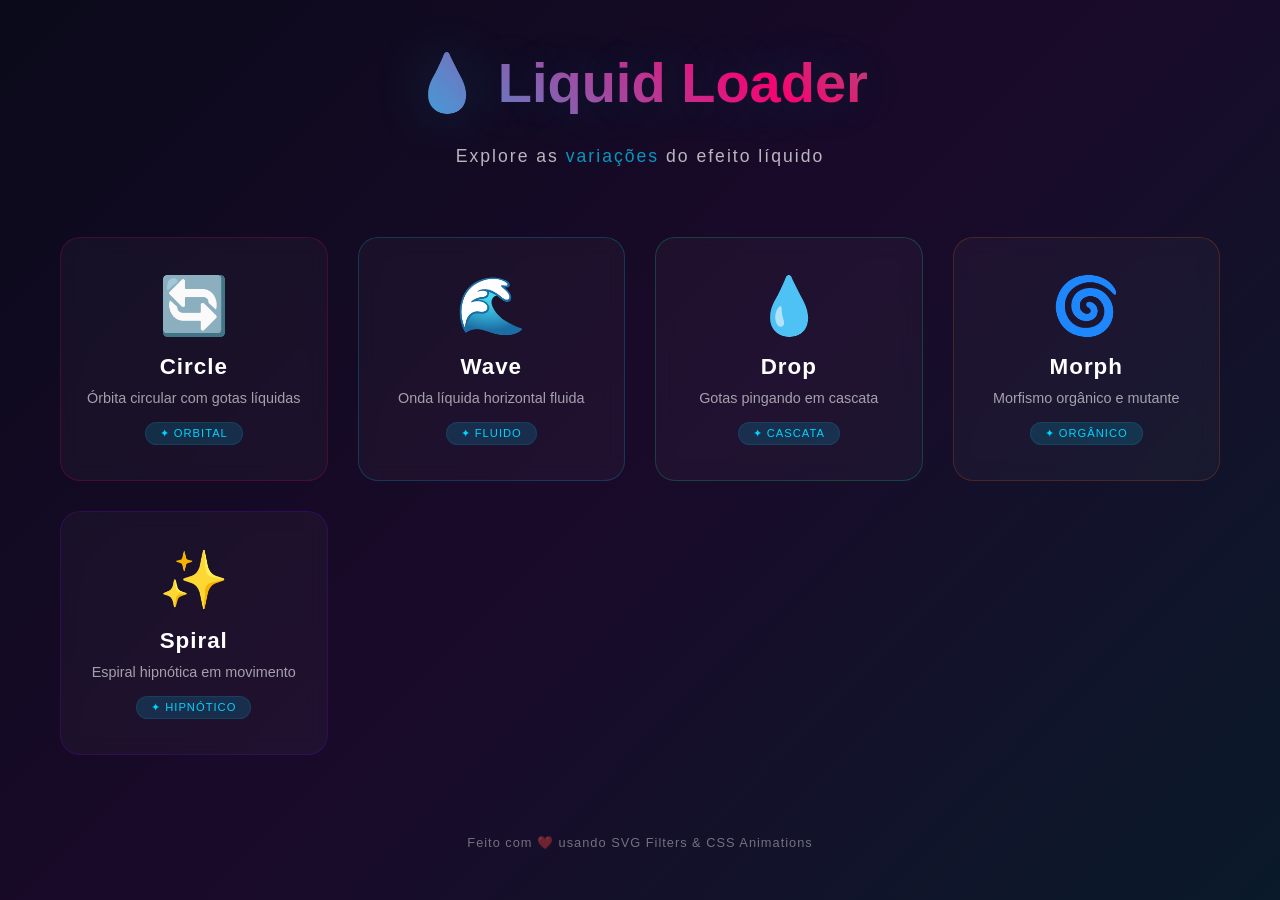
<file: liquid-loader-variations/index.html>
<!DOCTYPE html>
<html lang="pt-BR">

<head>
    <meta charset="UTF-8">
    <meta name="viewport" content="width=device-width, initial-scale=1.0">
    <title>Liquid Loader - Variações</title>
    <style>
        * {
            margin: 0;
            padding: 0;
            box-sizing: border-box;
        }

        body {
            display: flex;
            flex-direction: column;
            justify-content: center;
            align-items: center;
            min-height: 100vh;
            background: linear-gradient(135deg, #0a0a1a 0%, #1a0a2a 50%, #0a1a2a 100%);
            font-family: 'Segoe UI', Tahoma, Geneva, Verdana, sans-serif;
            color: white;
            gap: 20px;
            padding: 20px;
            overflow-x: hidden;
        }

        h1 {
            font-size: 3.5rem;
            background: linear-gradient(45deg, #00d4ff, #ff006e, #00ff88, #ff6b00);
            background-size: 300% 300%;
            -webkit-background-clip: text;
            -webkit-text-fill-color: transparent;
            animation: gradientShift 5s ease-in-out infinite;
            text-shadow: 0 0 60px rgba(0, 212, 255, 0.2);
            margin-bottom: 10px;
        }

        @keyframes gradientShift {

            0%,
            100% {
                background-position: 0% 50%;
            }

            50% {
                background-position: 100% 50%;
            }
        }

        .subtitle {
            font-size: 1.1rem;
            opacity: 0.7;
            margin-bottom: 30px;
            letter-spacing: 2px;
        }

        .subtitle span {
            color: #00d4ff;
            opacity: 1;
        }

        .grid {
            display: grid;
            grid-template-columns: repeat(auto-fit, minmax(220px, 1fr));
            gap: 30px;
            max-width: 1200px;
            width: 100%;
            padding: 20px;
        }

        .card {
            background: rgba(255, 255, 255, 0.03);
            backdrop-filter: blur(10px);
            padding: 35px 25px;
            border-radius: 20px;
            text-align: center;
            transition: all 0.4s cubic-bezier(0.175, 0.885, 0.32, 1.275);
            border: 1px solid rgba(255, 255, 255, 0.06);
            text-decoration: none;
            color: white;
            position: relative;
            overflow: hidden;
            cursor: pointer;
        }

        .card::before {
            content: '';
            position: absolute;
            top: -50%;
            left: -50%;
            width: 200%;
            height: 200%;
            background: radial-gradient(circle, rgba(0, 212, 255, 0.05), transparent 70%);
            opacity: 0;
            transition: opacity 0.4s ease;
        }

        .card:hover::before {
            opacity: 1;
        }

        .card:hover {
            transform: translateY(-10px) scale(1.02);
            border-color: rgba(0, 212, 255, 0.3);
            box-shadow: 0 20px 60px rgba(0, 212, 255, 0.15);
        }

        .card .icon {
            font-size: 3.5rem;
            margin-bottom: 15px;
            display: block;
            animation: floatIcon 3s ease-in-out infinite;
        }

        .card:nth-child(1) .icon {
            animation-delay: 0s;
        }

        .card:nth-child(2) .icon {
            animation-delay: 0.5s;
        }

        .card:nth-child(3) .icon {
            animation-delay: 1s;
        }

        .card:nth-child(4) .icon {
            animation-delay: 1.5s;
        }

        .card:nth-child(5) .icon {
            animation-delay: 2s;
        }

        @keyframes floatIcon {

            0%,
            100% {
                transform: translateY(0) rotate(0deg);
            }

            50% {
                transform: translateY(-10px) rotate(5deg);
            }
        }

        .card h2 {
            font-size: 1.4rem;
            margin-bottom: 8px;
            font-weight: 600;
            letter-spacing: 1px;
        }

        .card p {
            font-size: 0.9rem;
            opacity: 0.6;
            line-height: 1.5;
        }

        .card .badge {
            display: inline-block;
            margin-top: 12px;
            padding: 4px 14px;
            border-radius: 20px;
            font-size: 0.7rem;
            background: rgba(0, 212, 255, 0.15);
            color: #00d4ff;
            border: 1px solid rgba(0, 212, 255, 0.1);
            letter-spacing: 1px;
            text-transform: uppercase;
        }

        /* Cores específicas para cada card */
        .card:nth-child(1) {
            border-color: rgba(255, 0, 110, 0.2);
        }

        .card:nth-child(1):hover {
            border-color: #ff006e;
            box-shadow: 0 20px 60px rgba(255, 0, 110, 0.15);
        }

        .card:nth-child(2) {
            border-color: rgba(0, 212, 255, 0.2);
        }

        .card:nth-child(2):hover {
            border-color: #00d4ff;
            box-shadow: 0 20px 60px rgba(0, 212, 255, 0.15);
        }

        .card:nth-child(3) {
            border-color: rgba(0, 255, 136, 0.2);
        }

        .card:nth-child(3):hover {
            border-color: #00ff88;
            box-shadow: 0 20px 60px rgba(0, 255, 136, 0.15);
        }

        .card:nth-child(4) {
            border-color: rgba(255, 107, 0, 0.2);
        }

        .card:nth-child(4):hover {
            border-color: #ff6b00;
            box-shadow: 0 20px 60px rgba(255, 107, 0, 0.15);
        }

        .card:nth-child(5) {
            border-color: rgba(136, 0, 255, 0.2);
        }

        .card:nth-child(5):hover {
            border-color: #8800ff;
            box-shadow: 0 20px 60px rgba(136, 0, 255, 0.15);
        }

        .footer {
            margin-top: 40px;
            opacity: 0.4;
            font-size: 0.8rem;
            letter-spacing: 1px;
        }

        .footer a {
            color: #00d4ff;
            text-decoration: none;
        }

        @media (max-width: 768px) {
            h1 {
                font-size: 2.5rem;
            }

            .grid {
                grid-template-columns: repeat(auto-fit, minmax(160px, 1fr));
                gap: 20px;
                padding: 10px;
            }

            .card {
                padding: 25px 15px;
            }

            .card .icon {
                font-size: 2.5rem;
            }
        }

        @media (max-width: 480px) {
            h1 {
                font-size: 2rem;
            }

            .grid {
                grid-template-columns: 1fr 1fr;
                gap: 15px;
            }

            .card {
                padding: 20px 10px;
            }

            .card .icon {
                font-size: 2rem;
            }

            .card h2 {
                font-size: 1rem;
            }

            .card p {
                font-size: 0.8rem;
            }

            .card .badge {
                font-size: 0.6rem;
                padding: 2px 10px;
            }
        }
    </style>
</head>

<body>
    <h1>💧 Liquid Loader</h1>
    <p class="subtitle">Explore as <span>variações</span> do efeito líquido</p>

    <div class="grid">
        <a href="circle/" class="card">
            <span class="icon">🔄</span>
            <h2>Circle</h2>
            <p>Órbita circular com gotas líquidas</p>
            <span class="badge">✦ Orbital</span>
        </a>

        <a href="wave/" class="card">
            <span class="icon">🌊</span>
            <h2>Wave</h2>
            <p>Onda líquida horizontal fluida</p>
            <span class="badge">✦ Fluido</span>
        </a>

        <a href="drop/" class="card">
            <span class="icon">💧</span>
            <h2>Drop</h2>
            <p>Gotas pingando em cascata</p>
            <span class="badge">✦ Cascata</span>
        </a>

        <a href="morph/" class="card">
            <span class="icon">🌀</span>
            <h2>Morph</h2>
            <p>Morfismo orgânico e mutante</p>
            <span class="badge">✦ Orgânico</span>
        </a>

        <a href="spiral/" class="card">
            <span class="icon">✨</span>
            <h2>Spiral</h2>
            <p>Espiral hipnótica em movimento</p>
            <span class="badge">✦ Hipnótico</span>
        </a>
    </div>

    <div class="footer">
        Feito com ❤️ usando SVG Filters & CSS Animations
    </div>
</body>

</html>
</file>
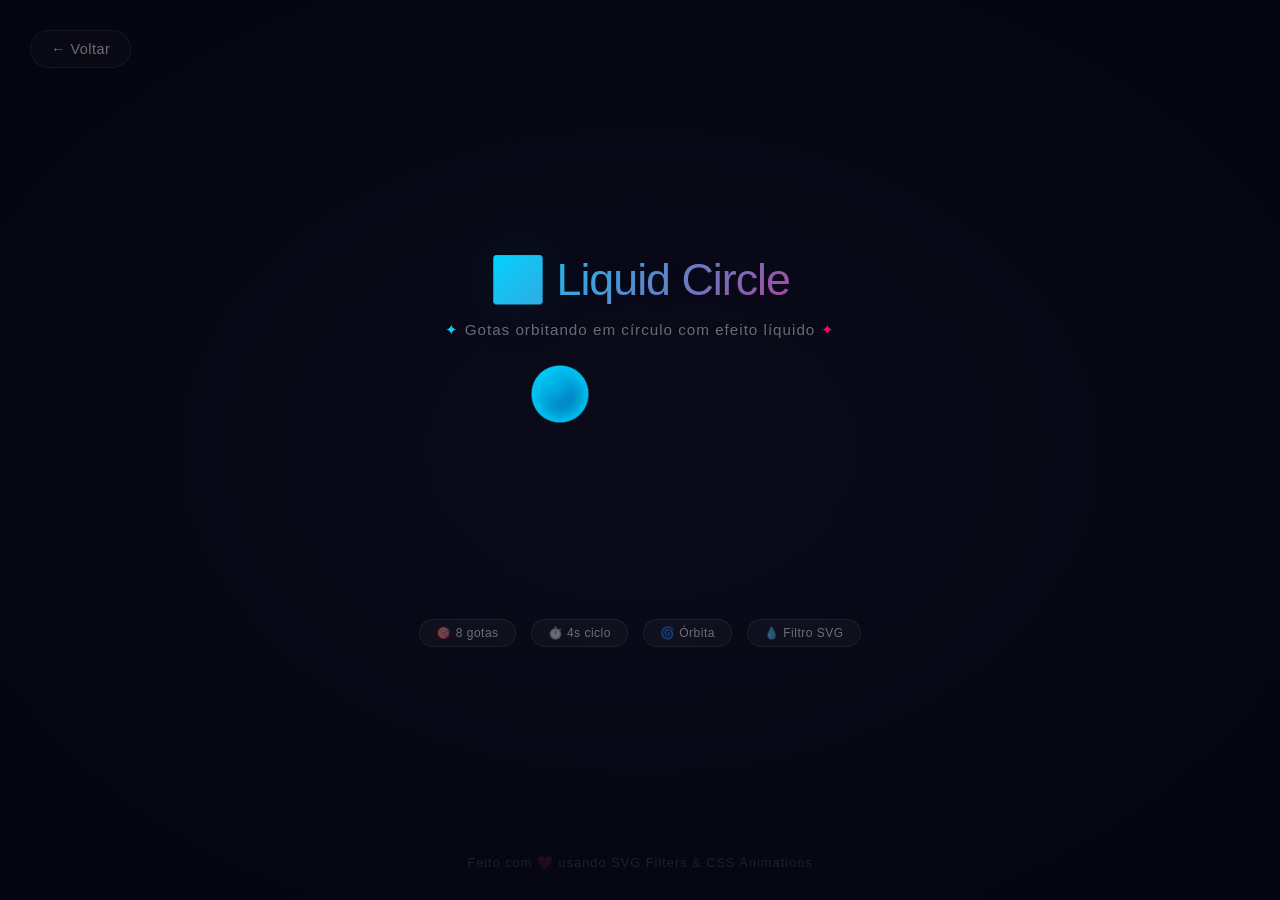
<file: liquid-loader-variations/circle/index.html>
<!DOCTYPE html>
<html lang="pt-BR">

<head>
    <meta charset="UTF-8">
    <meta name="viewport" content="width=device-width, initial-scale=1.0">
    <title>Liquid Circle - Loader Animado</title>
    <link rel="stylesheet" href="style.css">
</head>

<body>
    <!-- ============================================================
    BOTÃO DE VOLTAR
    ============================================================ -->
    <a href="../" class="back" aria-label="Voltar para o menu principal">
        ← Voltar
    </a>

    <!-- ============================================================
    CONTAINER PRINCIPAL
    ============================================================ -->
    <div class="container">
        <!-- TÍTULO -->
        <h1>🔄 Liquid Circle</h1>
        <p class="subtitle">Gotas orbitando em círculo com efeito líquido</p>

        <!-- ============================================================
        LOADER
        ============================================================ -->
        <div class="loader" role="status" aria-label="Carregando...">
            <!-- 8 gotas com índices diferentes para delays variados -->
            <span style="--i:1;" title="Gota 1"></span>
            <span style="--i:2;" title="Gota 2"></span>
            <span style="--i:3;" title="Gota 3"></span>
            <span style="--i:4;" title="Gota 4"></span>
            <span style="--i:5;" title="Gota 5"></span>
            <span style="--i:6;" title="Gota 6"></span>
            <span style="--i:7;" title="Gota 7"></span>
            <span style="--i:8;" title="Gota 8"></span>
        </div>

        <!-- INFORMAÇÕES TÉCNICAS -->
        <div class="info">
            <span class="badge">🎯 8 gotas</span>
            <span class="badge">⏱️ 4s ciclo</span>
            <span class="badge">🌀 Órbita</span>
            <span class="badge">💧 Filtro SVG</span>
        </div>
    </div>

    <!-- ============================================================
    SVG - FILTRO PARA EFEITO LÍQUIDO
    ============================================================ -->
    <!-- O SVG fica oculto, servindo apenas como referência para o filtro -->
    <svg aria-hidden="true">
        <filter id="liquid">
            <!-- Desfoque gaussiano: controla a "liquidez" do efeito -->
            <feGaussianBlur in="SourceGraphic" stdDeviation="8" />

            <!-- Matriz de cores: controla o contraste e transparência -->
            <!-- Os dois últimos números (25 e -12) criam o efeito líquido -->
            <feColorMatrix values="
                1 0 0 0 0
                0 1 0 0 0
                0 0 1 0 0
                0 0 0 25 -12
            " />
        </filter>
    </svg>

    <!-- ============================================================
    FOOTER
    ============================================================ -->
    <footer class="footer">
        <p>Feito com ❤️ usando SVG Filters &amp; CSS Animations</p>
    </footer>
</body>

</html>
</file>
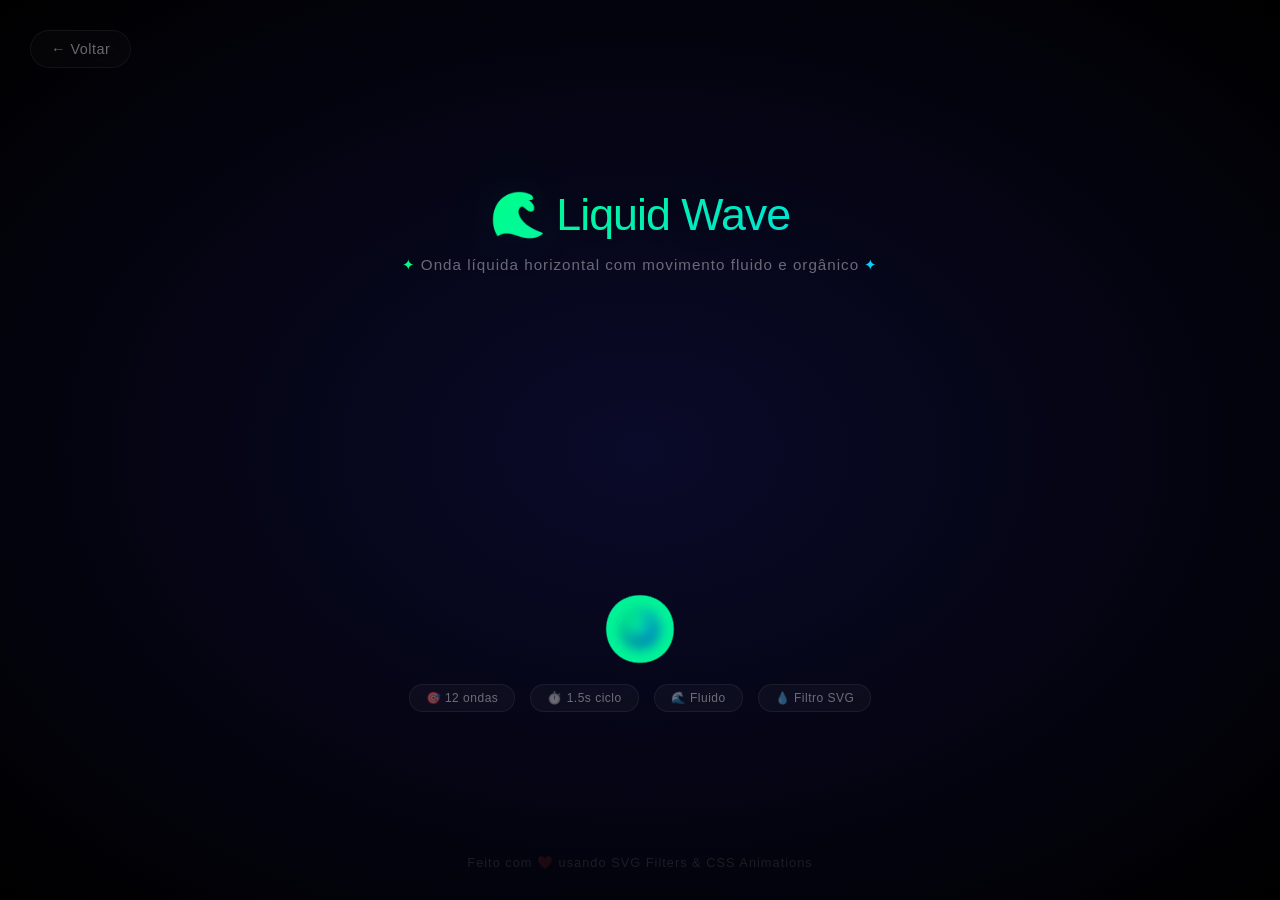
<file: liquid-loader-variations/drop/index.html>
<!DOCTYPE html>
<html lang="pt-BR">

<head>
    <meta charset="UTF-8">
    <meta name="viewport" content="width=device-width, initial-scale=1.0">
    <title>Liquid Wave - Loader Animado</title>
    <link rel="stylesheet" href="style.css">
</head>

<body>
    <!-- ============================================================
    BOTÃO DE VOLTAR
    ============================================================ -->
    <a href="../" class="back" aria-label="Voltar para o menu principal">
        ← Voltar
    </a>

    <!-- ============================================================
    CONTAINER PRINCIPAL
    ============================================================ -->
    <div class="container">
        <!-- TÍTULO -->
        <h1>🌊 Liquid Wave</h1>
        <p class="subtitle">Onda líquida horizontal com movimento fluido e orgânico</p>

        <!-- ============================================================
        LOADER
        ============================================================ -->
        <div class="loader" role="status" aria-label="Carregando...">
            <!-- 12 barras com índices diferentes para delays variados -->
            <span style="--i:1;" title="Onda 1"></span>
            <span style="--i:2;" title="Onda 2"></span>
            <span style="--i:3;" title="Onda 3"></span>
            <span style="--i:4;" title="Onda 4"></span>
            <span style="--i:5;" title="Onda 5"></span>
            <span style="--i:6;" title="Onda 6"></span>
            <span style="--i:7;" title="Onda 7"></span>
            <span style="--i:8;" title="Onda 8"></span>
            <span style="--i:9;" title="Onda 9"></span>
            <span style="--i:10;" title="Onda 10"></span>
            <span style="--i:11;" title="Onda 11"></span>
            <span style="--i:12;" title="Onda 12"></span>
        </div>

        <!-- INFORMAÇÕES TÉCNICAS -->
        <div class="info">
            <span class="badge">🎯 12 ondas</span>
            <span class="badge">⏱️ 1.5s ciclo</span>
            <span class="badge">🌊 Fluido</span>
            <span class="badge">💧 Filtro SVG</span>
        </div>
    </div>

    <!-- ============================================================
    SVG - FILTRO PARA EFEITO LÍQUIDO
    ============================================================ -->
    <svg aria-hidden="true">
        <filter id="liquid">
            <feGaussianBlur in="SourceGraphic" stdDeviation="6" />
            <feColorMatrix values="
                1 0 0 0 0
                0 1 0 0 0
                0 0 1 0 0
                0 0 0 30 -15
            " />
        </filter>
    </svg>

    <!-- ============================================================
    FOOTER
    ============================================================ -->
    <footer class="footer">
        <p>Feito com ❤️ usando SVG Filters &amp; CSS Animations</p>
    </footer>
</body>

</html>
</file>
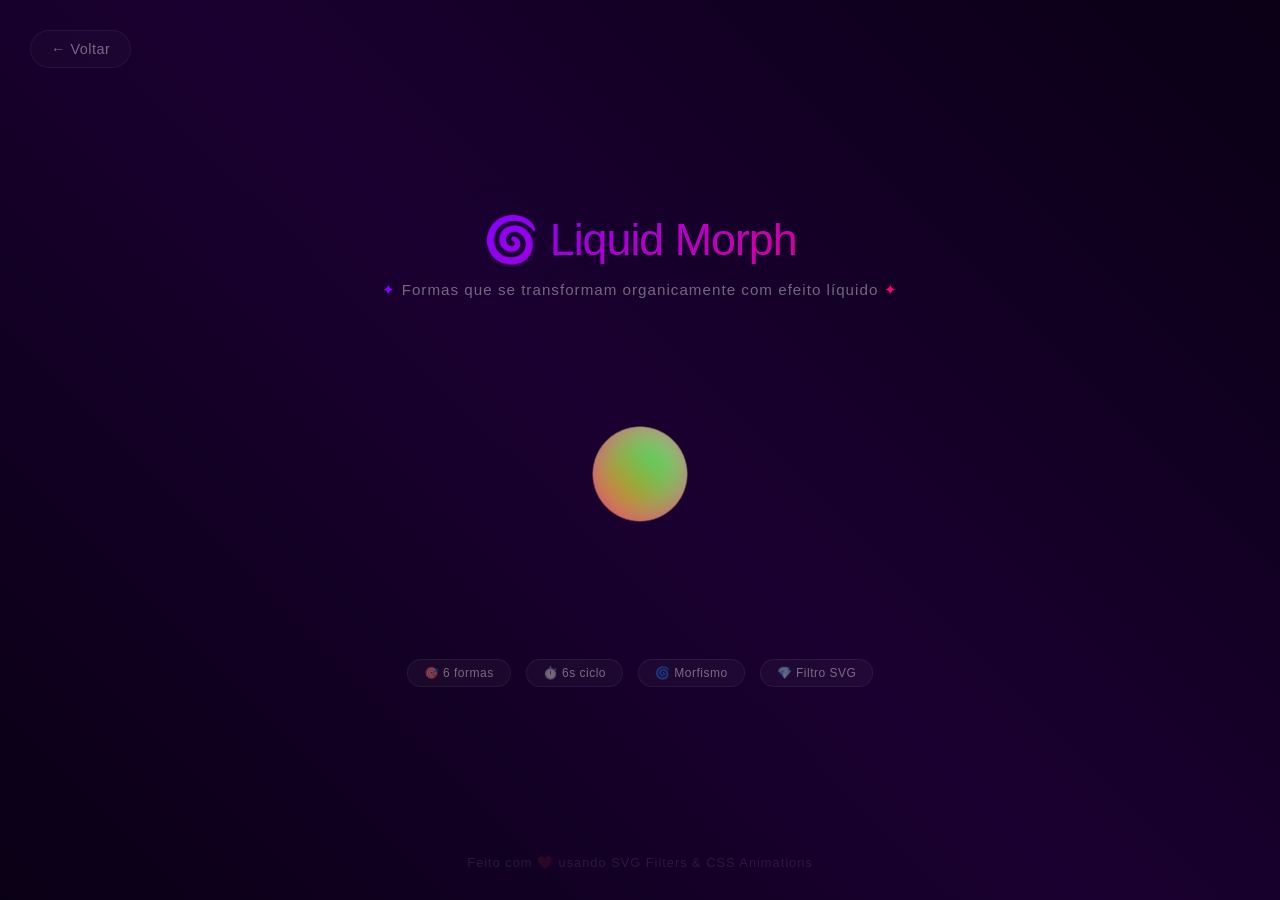
<file: liquid-loader-variations/morph/index.html>
<!DOCTYPE html>
<html lang="pt-BR">

<head>
    <meta charset="UTF-8">
    <meta name="viewport" content="width=device-width, initial-scale=1.0">
    <title>Liquid Morph - Loader Animado</title>
    <link rel="stylesheet" href="style.css">
</head>

<body>
    <!-- ============================================================
    BOTÃO DE VOLTAR
    ============================================================ -->
    <a href="../" class="back" aria-label="Voltar para o menu principal">
        ← Voltar
    </a>

    <!-- ============================================================
    CONTAINER PRINCIPAL
    ============================================================ -->
    <div class="container">
        <!-- TÍTULO -->
        <h1>🌀 Liquid Morph</h1>
        <p class="subtitle">Formas que se transformam organicamente com efeito líquido</p>

        <!-- ============================================================
        LOADER
        ============================================================ -->
        <div class="loader" role="status" aria-label="Carregando...">
            <!-- 6 formas com índices diferentes para delays variados -->
            <span style="--i:1;" title="Morph 1"></span>
            <span style="--i:2;" title="Morph 2"></span>
            <span style="--i:3;" title="Morph 3"></span>
            <span style="--i:4;" title="Morph 4"></span>
            <span style="--i:5;" title="Morph 5"></span>
            <span style="--i:6;" title="Morph 6"></span>
        </div>

        <!-- INFORMAÇÕES TÉCNICAS -->
        <div class="info">
            <span class="badge">🎯 6 formas</span>
            <span class="badge">⏱️ 6s ciclo</span>
            <span class="badge">🌀 Morfismo</span>
            <span class="badge">💎 Filtro SVG</span>
        </div>
    </div>

    <!-- ============================================================
    SVG - FILTRO PARA EFEITO LÍQUIDO
    ============================================================ -->
    <svg aria-hidden="true">
        <filter id="liquid">
            <feGaussianBlur in="SourceGraphic" stdDeviation="15" />
            <feColorMatrix values="
                1 0 0 0 0
                0 1 0 0 0
                0 0 1 0 0
                0 0 0 35 -18
            " />
        </filter>
    </svg>

    <!-- ============================================================
    FOOTER
    ============================================================ -->
    <footer class="footer">
        <p>Feito com ❤️ usando SVG Filters &amp; CSS Animations</p>
    </footer>
</body>

</html>
</file>
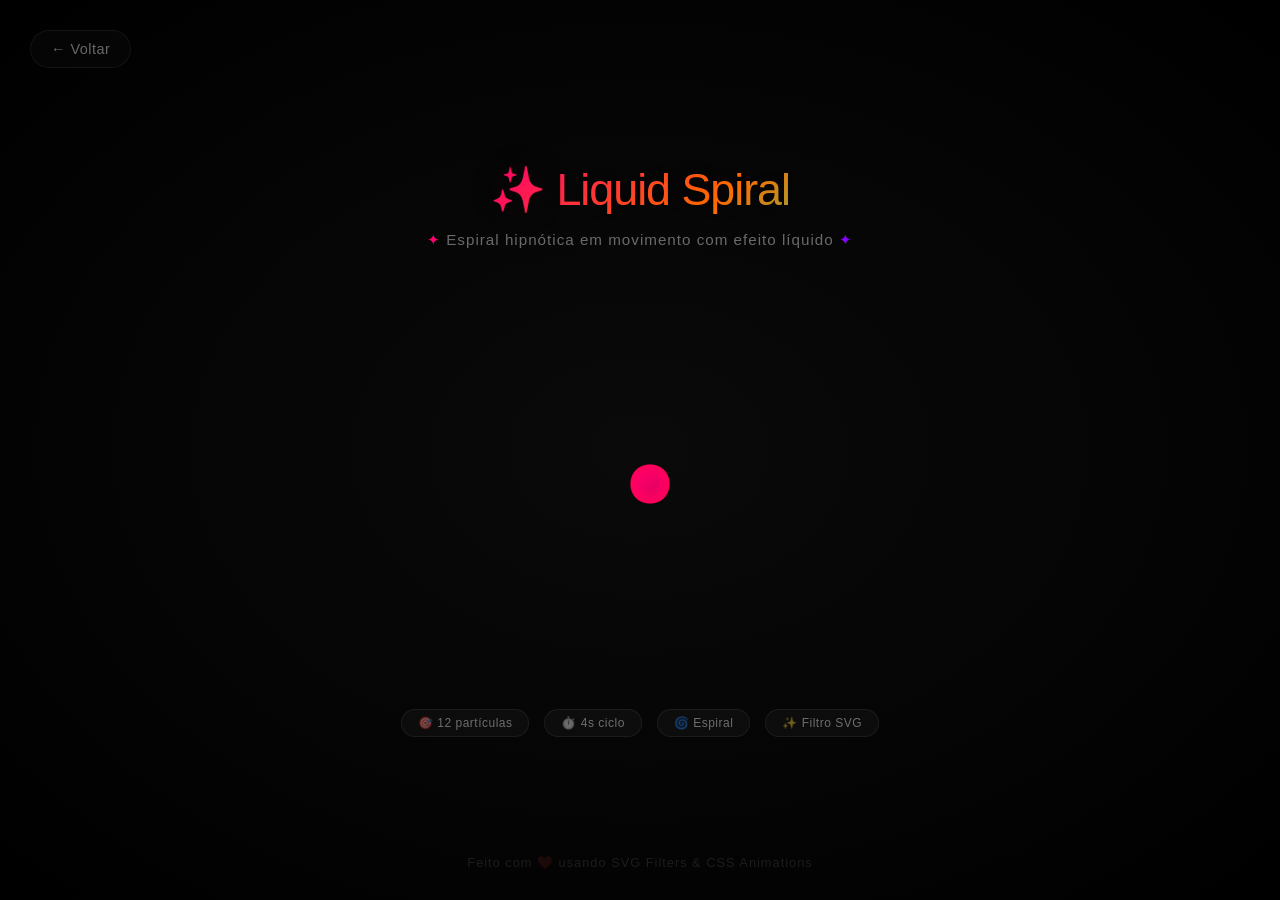
<file: liquid-loader-variations/spiral/index.html>
<!DOCTYPE html>
<html lang="pt-BR">

<head>
    <meta charset="UTF-8">
    <meta name="viewport" content="width=device-width, initial-scale=1.0">
    <title>Liquid Spiral - Loader Animado</title>
    <link rel="stylesheet" href="style.css">
</head>

<body>
    <!-- ============================================================
    BOTÃO DE VOLTAR
    ============================================================ -->
    <a href="../" class="back" aria-label="Voltar para o menu principal">
        ← Voltar
    </a>

    <!-- ============================================================
    CONTAINER PRINCIPAL
    ============================================================ -->
    <div class="container">
        <!-- TÍTULO -->
        <h1>✨ Liquid Spiral</h1>
        <p class="subtitle">Espiral hipnótica em movimento com efeito líquido</p>

        <!-- ============================================================
        LOADER
        ============================================================ -->
        <div class="loader" role="status" aria-label="Carregando...">
            <!-- 12 partículas com índices diferentes para delays variados -->
            <span style="--i:1;" title="Partícula 1"></span>
            <span style="--i:2;" title="Partícula 2"></span>
            <span style="--i:3;" title="Partícula 3"></span>
            <span style="--i:4;" title="Partícula 4"></span>
            <span style="--i:5;" title="Partícula 5"></span>
            <span style="--i:6;" title="Partícula 6"></span>
            <span style="--i:7;" title="Partícula 7"></span>
            <span style="--i:8;" title="Partícula 8"></span>
            <span style="--i:9;" title="Partícula 9"></span>
            <span style="--i:10;" title="Partícula 10"></span>
            <span style="--i:11;" title="Partícula 11"></span>
            <span style="--i:12;" title="Partícula 12"></span>
        </div>

        <!-- INFORMAÇÕES TÉCNICAS -->
        <div class="info">
            <span class="badge">🎯 12 partículas</span>
            <span class="badge">⏱️ 4s ciclo</span>
            <span class="badge">🌀 Espiral</span>
            <span class="badge">✨ Filtro SVG</span>
        </div>
    </div>

    <!-- ============================================================
    SVG - FILTRO PARA EFEITO LÍQUIDO
    ============================================================ -->
    <svg aria-hidden="true">
        <filter id="liquid">
            <feGaussianBlur in="SourceGraphic" stdDeviation="5" />
            <feColorMatrix values="
                1 0 0 0 0
                0 1 0 0 0
                0 0 1 0 0
                0 0 0 20 -10
            " />
        </filter>
    </svg>

    <!-- ============================================================
    FOOTER
    ============================================================ -->
    <footer class="footer">
        <p>Feito com ❤️ usando SVG Filters &amp; CSS Animations</p>
    </footer>
</body>

</html>
</file>
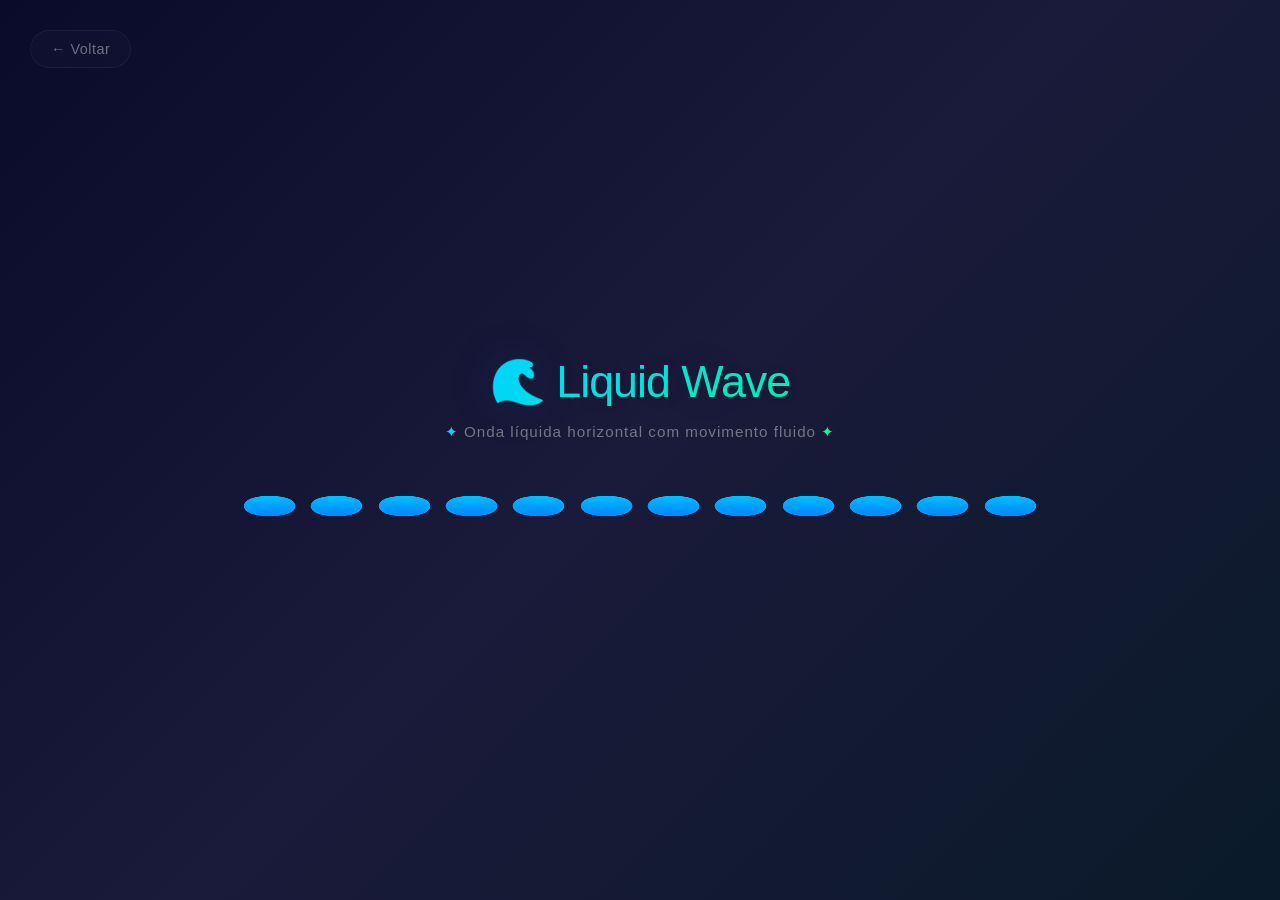
<file: liquid-loader-variations/wave/index.html>
<!DOCTYPE html>
<html lang="pt-BR">

<head>
    <meta charset="UTF-8">
    <meta name="viewport" content="width=device-width, initial-scale=1.0">
    <title>Liquid Wave</title>
    <link rel="stylesheet" href="style.css">
</head>

<body>
    <div class="container">
        <a href="../" class="back">← Voltar</a>
        <h1>🌊 Liquid Wave</h1>
        <p class="subtitle">Onda líquida horizontal com movimento fluido</p>

        <div class="loader">
            <span style="--i:1;"></span>
            <span style="--i:2;"></span>
            <span style="--i:3;"></span>
            <span style="--i:4;"></span>
            <span style="--i:5;"></span>
            <span style="--i:6;"></span>
            <span style="--i:7;"></span>
            <span style="--i:8;"></span>
            <span style="--i:9;"></span>
            <span style="--i:10;"></span>
            <span style="--i:11;"></span>
            <span style="--i:12;"></span>
        </div>
    </div>

    <svg>
        <filter id="liquid">
            <feGaussianBlur in="SourceGraphic" stdDeviation="6" />
            <feColorMatrix values="
                1 0 0 0 0
                0 1 0 0 0
                0 0 1 0 0
                0 0 0 30 -15
            " />
        </filter>
    </svg>
</body>

</html>
</file>
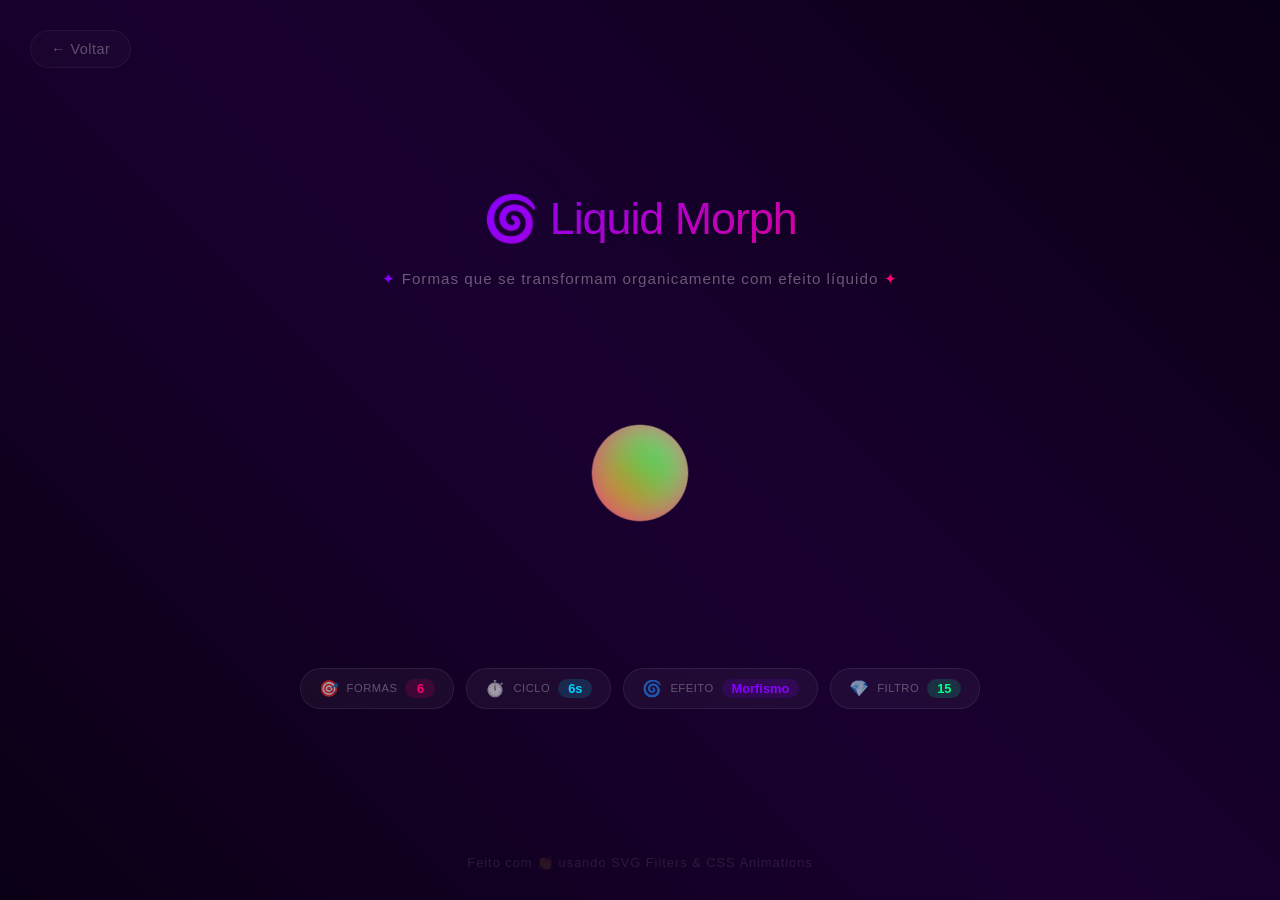
<file: liquid-v2/morph/index.html>
<!DOCTYPE html>
<html lang="pt-BR">

<head>
    <meta charset="UTF-8">
    <meta name="viewport" content="width=device-width, initial-scale=1.0">
    <title>Liquid Morph - Loader Animado</title>
    <link rel="stylesheet" href="style.css">
</head>

<body>
    <!-- ============================================================
    BOTÃO DE VOLTAR
    ============================================================ -->
    <a href="../" class="back" aria-label="Voltar para o menu principal">
        ← Voltar
    </a>

    <!-- ============================================================
    CONTAINER PRINCIPAL
    ============================================================ -->
    <div class="container">
        <!-- TÍTULO -->
        <h1>🌀 Liquid Morph</h1>
        <p class="subtitle">Formas que se transformam organicamente com efeito líquido</p>

        <!-- ============================================================
        LOADER
        ============================================================ -->
        <div class="loader" id="loader" role="status" aria-label="Carregando...">
            <!-- Formas geradas dinamicamente via JavaScript -->
        </div>

        <!-- ============================================================
        BOTÕES DE CONTROLE
        ============================================================ -->
        <div class="controls">
            <!-- Botão 1: Quantidade de Formas -->
            <div class="control-group">
                <button class="control-btn" id="btnShapes" title="Clique para alterar a quantidade de formas">
                    <span class="btn-icon">🎯</span>
                    <span class="btn-label">Formas</span>
                    <span class="btn-value" id="shapesCount">6</span>
                </button>
                <div class="control-dropdown" id="shapesDropdown">
                    <button data-value="4">4 formas</button>
                    <button data-value="6" class="active">6 formas</button>
                    <button data-value="8">8 formas</button>
                    <button data-value="10">10 formas</button>
                    <button data-value="12">12 formas</button>
                </div>
            </div>

            <!-- Botão 2: Velocidade -->
            <div class="control-group">
                <button class="control-btn" id="btnSpeed" title="Clique para alterar a velocidade">
                    <span class="btn-icon">⏱️</span>
                    <span class="btn-label">Ciclo</span>
                    <span class="btn-value" id="speedValue">6s</span>
                </button>
                <div class="control-dropdown" id="speedDropdown">
                    <button data-value="2">2s (Rápido)</button>
                    <button data-value="3">3s</button>
                    <button data-value="4">4s</button>
                    <button data-value="6" class="active">6s (Normal)</button>
                    <button data-value="8">8s</button>
                    <button data-value="10">10s (Lento)</button>
                </div>
            </div>

            <!-- Botão 3: Efeito -->
            <div class="control-group">
                <button class="control-btn" id="btnEffect" title="Clique para alterar o efeito">
                    <span class="btn-icon" id="effectIcon">🌀</span>
                    <span class="btn-label">Efeito</span>
                    <span class="btn-value" id="effectValue">Morfismo</span>
                </button>
                <div class="control-dropdown" id="effectDropdown">
                    <button data-value="morph" class="active">🌀 Morfismo</button>
                    <button data-value="pulse">💓 Pulso</button>
                    <button data-value="wave">🌊 Onda</button>
                    <button data-value="spin">🔄 Giro</button>
                    <button data-value="bounce">🏀 Quique</button>
                </div>
            </div>

            <!-- Botão 4: Filtro -->
            <div class="control-group">
                <button class="control-btn" id="btnFilter" title="Clique para alterar a intensidade do filtro">
                    <span class="btn-icon">💎</span>
                    <span class="btn-label">Filtro</span>
                    <span class="btn-value" id="filterValue">15</span>
                </button>
                <div class="control-dropdown" id="filterDropdown">
                    <button data-value="5">5 (Suave)</button>
                    <button data-value="8">8</button>
                    <button data-value="10">10</button>
                    <button data-value="15" class="active">15 (Normal)</button>
                    <button data-value="20">20</button>
                    <button data-value="25">25 (Intenso)</button>
                </div>
            </div>
        </div>
    </div>

    <!-- ============================================================
    SVG - FILTRO PARA EFEITO LÍQUIDO
    ============================================================ -->
    <svg aria-hidden="true">
        <filter id="liquid">
            <feGaussianBlur id="blurFilter" in="SourceGraphic" stdDeviation="15" />
            <feColorMatrix id="colorMatrix" values="
                1 0 0 0 0
                0 1 0 0 0
                0 0 1 0 0
                0 0 0 35 -18
            " />
        </filter>
    </svg>

    <!-- ============================================================
    FOOTER
    ============================================================ -->
    <footer class="footer">
        <p>Feito com <span class="heart">👏</span> usando SVG Filters &amp; CSS Animations</p>
    </footer>

    <!-- ============================================================
    JAVASCRIPT - CONTROLES FUNCIONAIS
    ============================================================ -->
    <script>
        // ============================================================
        // CONFIGURAÇÕES
        // ============================================================
        const config = {
            shapes: 6,
            speed: 6,
            effect: 'morph',
            filterIntensity: 15
        };

        // ============================================================
        // DEFINIÇÃO DOS EFEITOS
        // ============================================================
        const effects = {
            morph: {
                name: 'Morfismo',
                icon: '🌀',
                keyframes: `
                    0%, 100% {
                        border-radius: 50%;
                        transform: translate(-50%, -50%) scale(1) rotate(0deg);
                        background: linear-gradient(45deg, #ff006e, #cc0055);
                    }
                    25% {
                        border-radius: 30% 70% 70% 30% / 30% 30% 70% 70%;
                        transform: translate(-50%, -50%) scale(1.5) rotate(45deg);
                        background: linear-gradient(45deg, #ff6b00, #cc5500);
                    }
                    50% {
                        border-radius: 70% 30% 30% 70% / 70% 70% 30% 30%;
                        transform: translate(-50%, -50%) scale(0.8) rotate(90deg);
                        background: linear-gradient(45deg, #00d4ff, #004488);
                    }
                    75% {
                        border-radius: 40% 60% 60% 40% / 40% 40% 60% 60%;
                        transform: translate(-50%, -50%) scale(1.3) rotate(135deg);
                        background: linear-gradient(45deg, #8800ff, #440088);
                    }
                `
            },
            pulse: {
                name: 'Pulso',
                icon: '💓',
                keyframes: `
                    0%, 100% {
                        border-radius: 50%;
                        transform: translate(-50%, -50%) scale(0.6);
                        background: linear-gradient(45deg, #00d4ff, #004488);
                        box-shadow: 0 0 40px rgba(0, 212, 255, 0.2);
                    }
                    50% {
                        border-radius: 50%;
                        transform: translate(-50%, -50%) scale(1.8);
                        background: linear-gradient(45deg, #ff006e, #cc0055);
                        box-shadow: 0 0 80px rgba(255, 0, 110, 0.6);
                    }
                `
            },
            wave: {
                name: 'Onda',
                icon: '🌊',
                keyframes: `
                    0%, 100% {
                        border-radius: 50% 50% 50% 50%;
                        transform: translate(-50%, -50%) translateY(0) scale(1);
                        background: linear-gradient(45deg, #00ff88, #00cc66);
                    }
                    25% {
                        border-radius: 30% 70% 70% 30% / 30% 30% 70% 70%;
                        transform: translate(-50%, -50%) translateY(-60px) scale(1.2);
                        background: linear-gradient(45deg, #ff6b00, #cc5500);
                    }
                    75% {
                        border-radius: 70% 30% 30% 70% / 70% 70% 30% 30%;
                        transform: translate(-50%, -50%) translateY(60px) scale(1.2);
                        background: linear-gradient(45deg, #8800ff, #440088);
                    }
                `
            },
            spin: {
                name: 'Giro',
                icon: '🔄',
                keyframes: `
                    0% {
                        border-radius: 50%;
                        transform: translate(-50%, -50%) rotate(0deg) scale(1);
                        background: linear-gradient(45deg, #ff006e, #cc0055);
                    }
                    25% {
                        border-radius: 30% 70% 70% 30% / 30% 30% 70% 70%;
                        transform: translate(-50%, -50%) rotate(90deg) scale(1.3);
                        background: linear-gradient(45deg, #ff6b00, #cc5500);
                    }
                    50% {
                        border-radius: 50%;
                        transform: translate(-50%, -50%) rotate(180deg) scale(0.7);
                        background: linear-gradient(45deg, #00d4ff, #004488);
                    }
                    75% {
                        border-radius: 70% 30% 30% 70% / 70% 70% 30% 30%;
                        transform: translate(-50%, -50%) rotate(270deg) scale(1.3);
                        background: linear-gradient(45deg, #8800ff, #440088);
                    }
                `
            },
            bounce: {
                name: 'Quique',
                icon: '🏀',
                keyframes: `
                    0%, 100% {
                        border-radius: 50%;
                        transform: translate(-50%, -50%) translateY(0) scale(1);
                        background: linear-gradient(45deg, #ff6b00, #cc5500);
                    }
                    30% {
                        border-radius: 50%;
                        transform: translate(-50%, -50%) translateY(-80px) scale(1.1);
                        background: linear-gradient(45deg, #00ff88, #00cc66);
                    }
                    50% {
                        border-radius: 40% 60% 60% 40% / 40% 40% 60% 60%;
                        transform: translate(-50%, -50%) translateY(0) scale(0.8);
                        background: linear-gradient(45deg, #00d4ff, #004488);
                    }
                    70% {
                        border-radius: 50%;
                        transform: translate(-50%, -50%) translateY(-40px) scale(1.05);
                        background: linear-gradient(45deg, #8800ff, #440088);
                    }
                `
            }
        };

        // ============================================================
        // DOM ELEMENTOS
        // ============================================================
        const loader = document.getElementById('loader');
        const shapesCount = document.getElementById('shapesCount');
        const speedValue = document.getElementById('speedValue');
        const effectValue = document.getElementById('effectValue');
        const effectIcon = document.getElementById('effectIcon');
        const filterValue = document.getElementById('filterValue');

        // Dropdowns
        const dropdowns = {
            shapes: document.getElementById('shapesDropdown'),
            speed: document.getElementById('speedDropdown'),
            effect: document.getElementById('effectDropdown'),
            filter: document.getElementById('filterDropdown')
        };

        // Botões
        const buttons = {
            shapes: document.getElementById('btnShapes'),
            speed: document.getElementById('btnSpeed'),
            effect: document.getElementById('btnEffect'),
            filter: document.getElementById('btnFilter')
        };

        // ============================================================
        // FUNÇÕES PRINCIPAIS
        // ============================================================

        // Gerar formas no loader
        function generateShapes(count) {
            loader.innerHTML = '';
            for (let i = 1; i <= count; i++) {
                const span = document.createElement('span');
                span.style.setProperty('--i', i);
                span.title = `Forma ${i}`;
                loader.appendChild(span);
            }
            updateAnimation();
        }

        // Atualizar animação
        function updateAnimation() {
            const styleId = 'dynamic-style';
            let styleEl = document.getElementById(styleId);

            if (!styleEl) {
                styleEl = document.createElement('style');
                styleEl.id = styleId;
                document.head.appendChild(styleEl);
            }

            const effect = effects[config.effect];
            const duration = config.speed;
            const delay = (duration / config.shapes) * 0.5;

            let css = `
                .loader span {
                    animation: morph ${duration}s ease-in-out infinite;
                    animation-delay: calc(${delay}s * var(--i));
                }
                
                @keyframes morph {
                    ${effect.keyframes}
                }
            `;

            styleEl.textContent = css;

            // Atualizar filtro SVG
            const blur = document.getElementById('blurFilter');
            const matrix = document.getElementById('colorMatrix');

            if (blur) {
                blur.setAttribute('stdDeviation', config.filterIntensity);
            }

            if (matrix) {
                const contrast = 20 + (config.filterIntensity * 1.2);
                const offset = -(contrast / 2);
                matrix.setAttribute('values', `
                    1 0 0 0 0
                    0 1 0 0 0
                    0 0 1 0 0
                    0 0 0 ${contrast} ${offset}
                `);
            }
        }

        // ============================================================
        // FUNÇÕES DE CONTROLE
        // ============================================================

        function setShapes(value) {
            config.shapes = parseInt(value);
            shapesCount.textContent = value;
            generateShapes(config.shapes);
            updateActiveButton('shapes', value);
            closeAllDropdowns();
        }

        function setSpeed(value) {
            config.speed = parseInt(value);
            speedValue.textContent = value + 's';
            updateAnimation();
            updateActiveButton('speed', value);
            closeAllDropdowns();
        }

        function setEffect(value) {
            config.effect = value;
            const effect = effects[value];
            effectValue.textContent = effect.name;
            effectIcon.textContent = effect.icon;
            updateAnimation();
            updateActiveButton('effect', value);
            closeAllDropdowns();
        }

        function setFilter(value) {
            config.filterIntensity = parseInt(value);
            filterValue.textContent = value;
            updateAnimation();
            updateActiveButton('filter', value);
            closeAllDropdowns();
        }

        // ============================================================
        // UI HELPERS
        // ============================================================

        function updateActiveButton(type, value) {
            const dropdown = dropdowns[type];
            if (!dropdown) return;

            dropdown.querySelectorAll('button').forEach(btn => {
                btn.classList.toggle('active', btn.dataset.value == value);
            });
        }

        function toggleDropdown(type) {
            const dropdown = dropdowns[type];
            const isOpen = dropdown.classList.contains('open');

            // Fecha todos os dropdowns
            closeAllDropdowns();

            // Abre o dropdown clicado se estava fechado
            if (!isOpen) {
                dropdown.classList.add('open');
            }
        }

        function closeAllDropdowns() {
            Object.values(dropdowns).forEach(d => d.classList.remove('open'));
        }

        // ============================================================
        // EVENTOS DOS BOTÕES
        // ============================================================

        buttons.shapes.addEventListener('click', (e) => {
            e.stopPropagation();
            toggleDropdown('shapes');
        });

        buttons.speed.addEventListener('click', (e) => {
            e.stopPropagation();
            toggleDropdown('speed');
        });

        buttons.effect.addEventListener('click', (e) => {
            e.stopPropagation();
            toggleDropdown('effect');
        });

        buttons.filter.addEventListener('click', (e) => {
            e.stopPropagation();
            toggleDropdown('filter');
        });

        // Eventos dos dropdowns
        dropdowns.shapes.addEventListener('click', (e) => {
            const btn = e.target.closest('button');
            if (btn) setShapes(btn.dataset.value);
        });

        dropdowns.speed.addEventListener('click', (e) => {
            const btn = e.target.closest('button');
            if (btn) setSpeed(btn.dataset.value);
        });

        dropdowns.effect.addEventListener('click', (e) => {
            const btn = e.target.closest('button');
            if (btn) setEffect(btn.dataset.value);
        });

        dropdowns.filter.addEventListener('click', (e) => {
            const btn = e.target.closest('button');
            if (btn) setFilter(btn.dataset.value);
        });

        // Fechar dropdowns ao clicar fora
        document.addEventListener('click', closeAllDropdowns);

        // ============================================================
        // TECLAS DE ATALHO
        // ============================================================
        document.addEventListener('keydown', (e) => {
            if (e.key === '1') { buttons.shapes.click(); }
            if (e.key === '2') { buttons.speed.click(); }
            if (e.key === '3') { buttons.effect.click(); }
            if (e.key === '4') { buttons.filter.click(); }
            if (e.key === 'Escape') { closeAllDropdowns(); }
        });

        // ============================================================
        // INICIALIZAÇÃO
        // ============================================================
        generateShapes(config.shapes);
        filterValue.textContent = config.filterIntensity;

        console.log('🎮 Controles interativos:');
        console.log('  [1] - Formas');
        console.log('  [2] - Velocidade');
        console.log('  [3] - Efeito');
        console.log('  [4] - Filtro');
        console.log('  [ESC] - Fechar menus');
    </script>
</body>

</html>
</file>
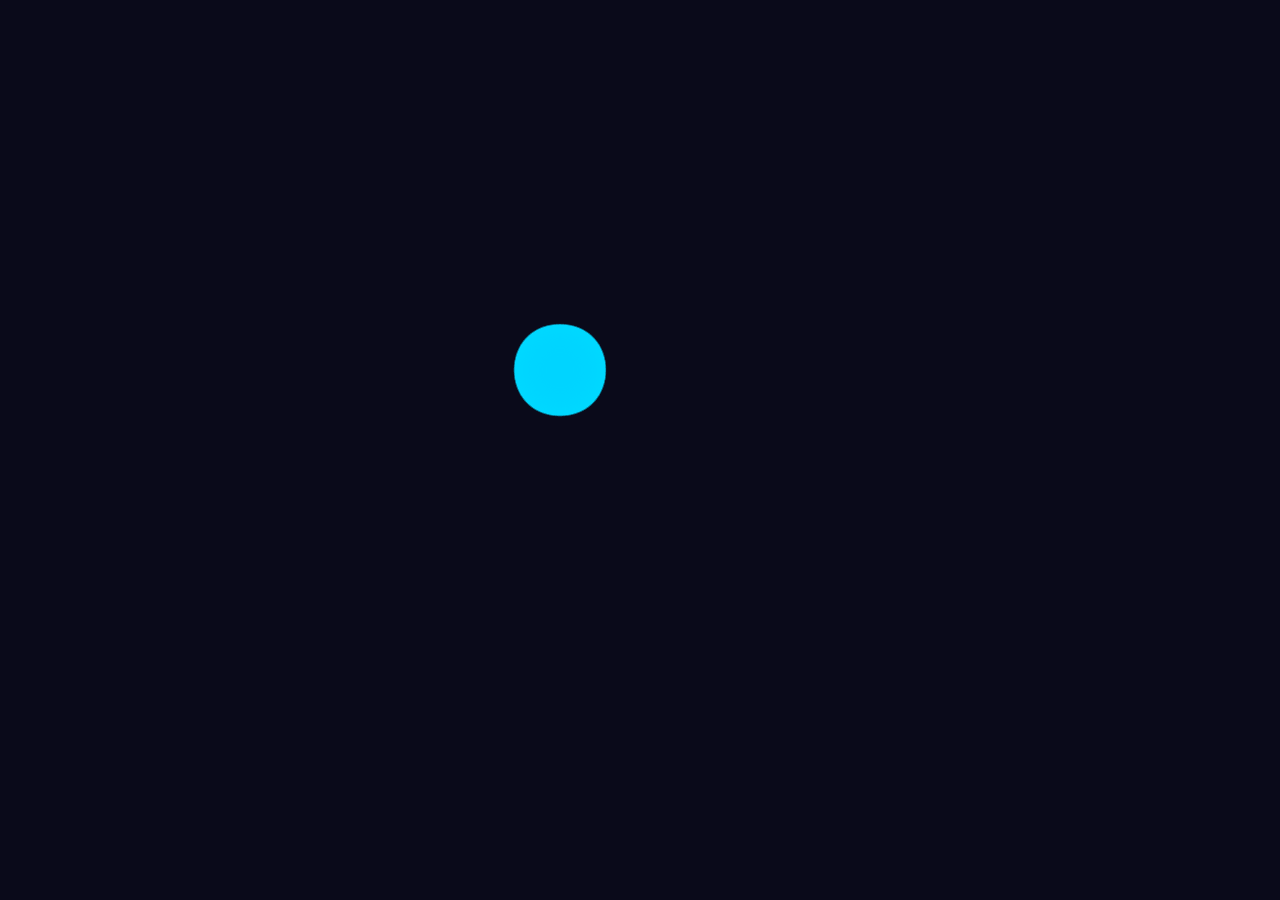
<file: liquid/liquid-circle/index.html>
<!DOCTYPE html>
<html lang="pt-BR">

<head>
    <meta charset="UTF-8">
    <meta name="viewport" content="width=device-width, initial-scale=1.0">
    <title>Liquid Circle</title>
    <link rel="stylesheet" href="style.css">
</head>

<body>
    <div class="loader">
        <span style="--i:1;"></span>
        <span style="--i:2;"></span>
        <span style="--i:3;"></span>
        <span style="--i:4;"></span>
        <span style="--i:5;"></span>
        <span style="--i:6;"></span>
        <span style="--i:7;"></span>
        <span style="--i:8;"></span>
    </div>
    <svg>
        <filter id="liquid">
            <feGaussianBlur in="SourceGraphic" stdDeviation="8" />
            <feColorMatrix values="
                1 0 0 0 0
                0 1 0 0 0
                0 0 1 0 0
                0 0 0 25 -12
            " />
        </filter>
    </svg>
</body>

</html>
</file>
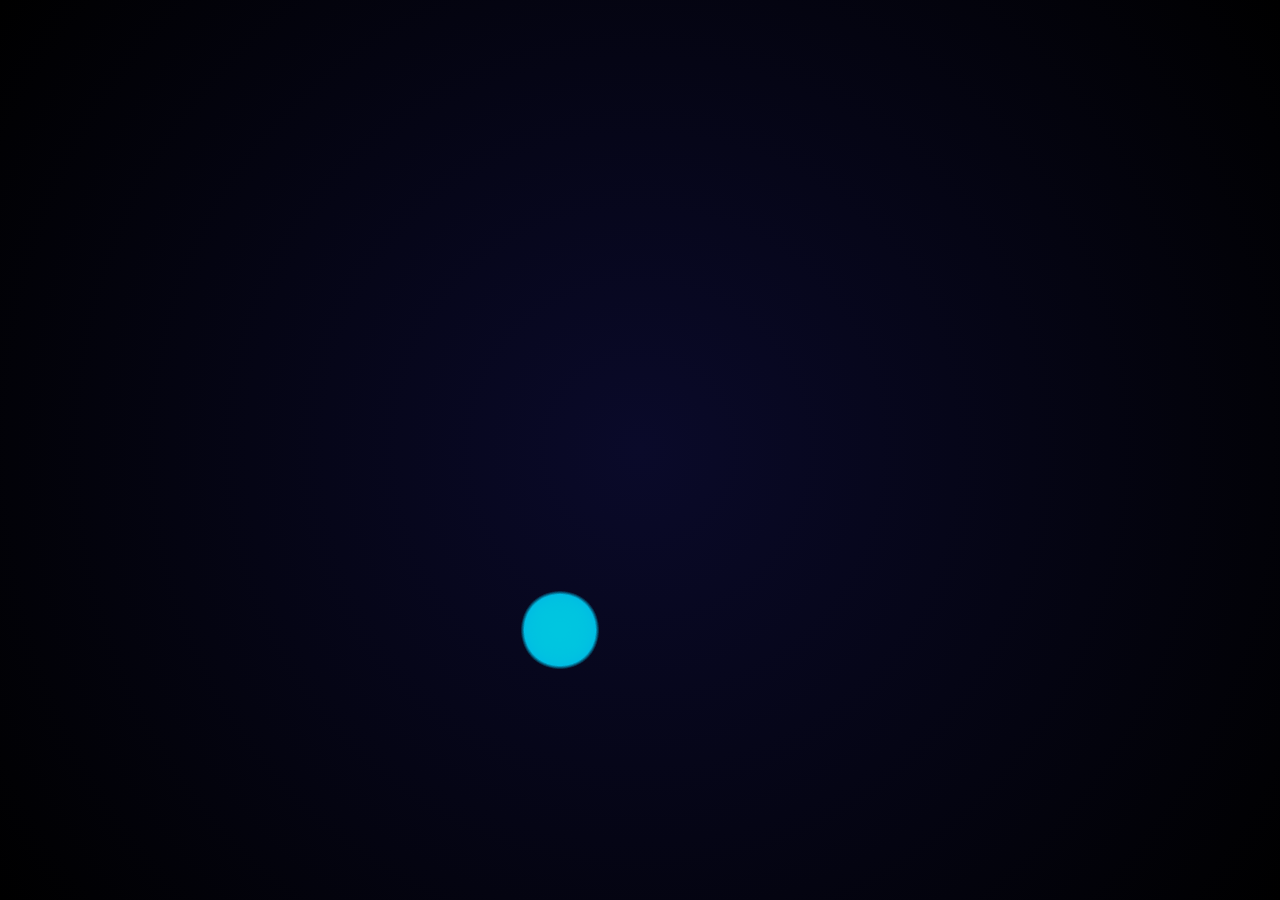
<file: liquid/liquid-drop/index.html>
<!DOCTYPE html>
<html lang="pt-BR">

<head>
    <meta charset="UTF-8">
    <meta name="viewport" content="width=device-width, initial-scale=1.0">
    <title>Liquid Drop</title>
    <link rel="stylesheet" href="style-drop.css">
</head>

<body>
    <div class="loader">
        <span style="--i:1;"></span>
        <span style="--i:2;"></span>
        <span style="--i:3;"></span>
        <span style="--i:4;"></span>
        <span style="--i:5;"></span>
    </div>
    <svg>
        <filter id="liquid">
            <feGaussianBlur in="SourceGraphic" stdDeviation="12" />
            <feColorMatrix values="
                1 0 0 0 0
                0 1 0 0 0
                0 0 1 0 0
                0 0 0 15 -8
            " />
        </filter>
    </svg>
</body>

</html>
</file>
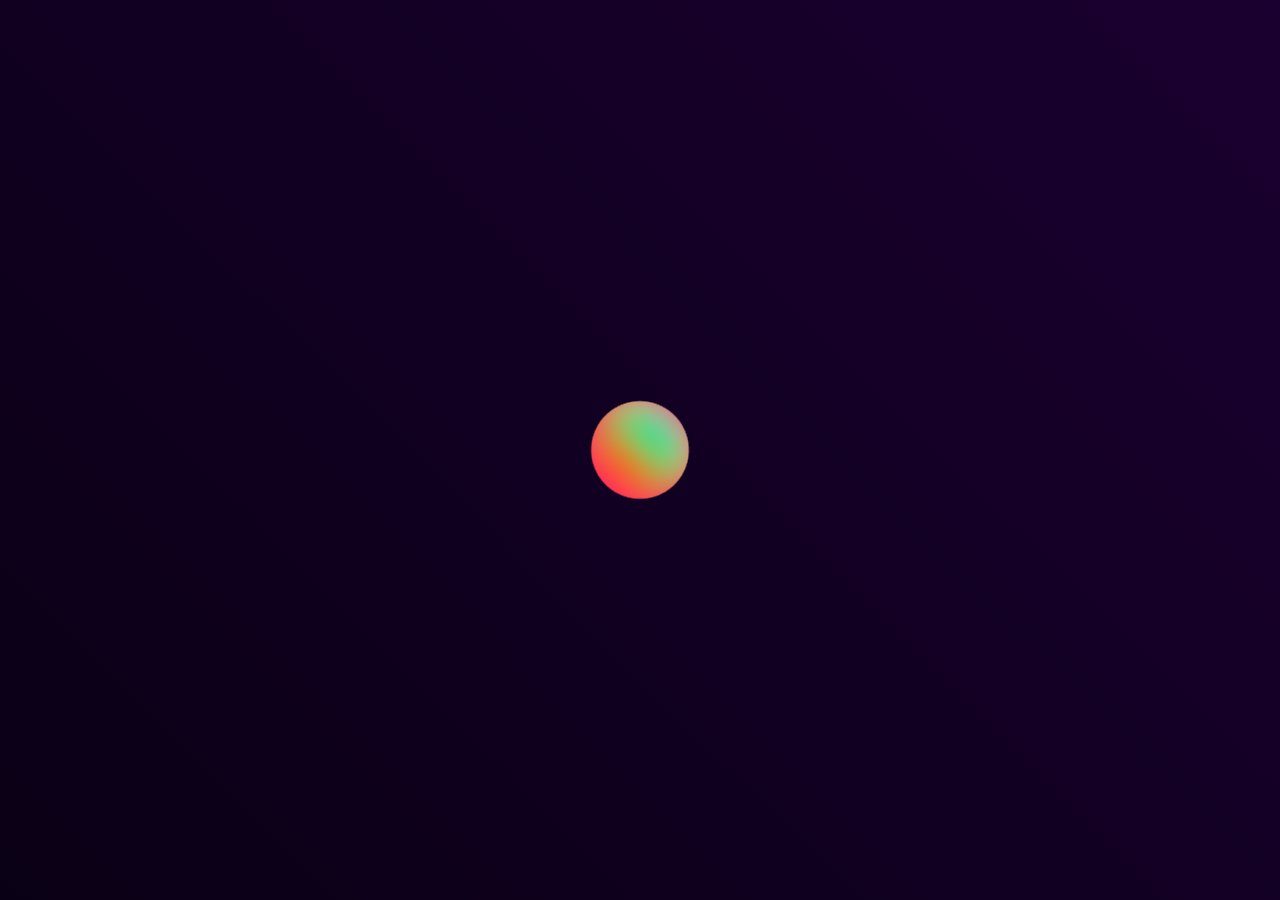
<file: liquid/liquid-morph/index.html>
<!DOCTYPE html>
<html lang="pt-BR">

<head>
    <meta charset="UTF-8">
    <meta name="viewport" content="width=device-width, initial-scale=1.0">
    <title>Liquid Morph</title>
    <link rel="stylesheet" href="style-morph.css">
</head>

<body>
    <div class="loader">
        <span style="--i:1;"></span>
        <span style="--i:2;"></span>
        <span style="--i:3;"></span>
        <span style="--i:4;"></span>
        <span style="--i:5;"></span>
    </div>
    <svg>
        <filter id="liquid">
            <feGaussianBlur in="SourceGraphic" stdDeviation="15" />
            <feColorMatrix values="
                1 0 0 0 0
                0 1 0 0 0
                0 0 1 0 0
                0 0 0 35 -18
            " />
        </filter>
    </svg>
</body>

</html>
</file>
<file: liquid-loader-variations/circle/style.css>
/* ============================================================
   LIQUID CIRCLE - Estilos e Animações
   Versão: 2.0
   Descrição: Loader com gotas orbitando em círculo e efeito líquido
   Compatibilidade: Chrome, Firefox, Safari, Edge (modernos)
   ============================================================ */

/* ============================================================
   1. RESET E CONFIGURAÇÕES GLOBAIS
   ============================================================ */

* {
  margin: 0;
  padding: 0;
  box-sizing: border-box;
}

/* ============================================================
   2. LAYOUT PRINCIPAL
   ============================================================ */

body {
  display: flex;
  justify-content: center;
  align-items: center;
  min-height: 100vh;
  background: radial-gradient(ellipse at center, #0a0a1a 0%, #050510 100%);
  font-family: "Segoe UI", Tahoma, Geneva, Verdana, sans-serif;
  overflow: hidden;
  padding: 20px;
}

.container {
  display: flex;
  flex-direction: column;
  align-items: center;
  gap: 25px;
  position: relative;
  z-index: 1;
}

/* ============================================================
   3. BOTÃO VOLTAR
   ============================================================ */

.back {
  position: fixed;
  top: 30px;
  left: 30px;
  color: rgba(255, 255, 255, 0.4);
  text-decoration: none;
  font-size: 0.9rem;
  transition: all 0.3s cubic-bezier(0.175, 0.885, 0.32, 1.275);
  padding: 10px 20px;
  border-radius: 30px;
  border: 1px solid rgba(255, 255, 255, 0.06);
  background: rgba(255, 255, 255, 0.02);
  backdrop-filter: blur(10px);
  z-index: 10;
  letter-spacing: 0.5px;
}

.back:hover {
  color: white;
  border-color: #00d4ff;
  background: rgba(0, 212, 255, 0.08);
  transform: translateX(-5px);
  box-shadow: 0 0 30px rgba(0, 212, 255, 0.05);
}

/* ============================================================
   4. TÍTULOS
   ============================================================ */

h1 {
  color: white;
  font-size: 2.8rem;
  font-weight: 300;
  background: linear-gradient(135deg, #00d4ff 0%, #ff006e 50%, #00ff88 100%);
  background-size: 300% 300%;
  -webkit-background-clip: text;
  -webkit-text-fill-color: transparent;
  animation: gradientShift 4s ease-in-out infinite;
  text-shadow: 0 0 60px rgba(0, 212, 255, 0.1);
  letter-spacing: -1px;
}

@keyframes gradientShift {
  0%,
  100% {
    background-position: 0% 50%;
  }
  50% {
    background-position: 100% 50%;
  }
}

.subtitle {
  color: rgba(255, 255, 255, 0.4);
  font-size: 0.95rem;
  margin-top: -10px;
  letter-spacing: 1px;
  font-weight: 300;
}

.subtitle::before {
  content: "✦ ";
  color: #00d4ff;
}

.subtitle::after {
  content: " ✦";
  color: #ff006e;
}

/* ============================================================
   5. LOADER PRINCIPAL
   ============================================================ */

.loader {
  position: relative;
  width: 200px;
  height: 200px;
  filter: url(#liquid);
  margin: 10px 0;

  /* Otimização de performance */
  will-change: filter;
}

/* ============================================================
   6. ELEMENTOS (GOTAS)
   ============================================================ */

.loader span {
  position: absolute;
  width: 40px;
  height: 40px;
  border-radius: 50%;
  background: radial-gradient(circle at 30% 30%, #00d4ff, #0044aa);

  /* Animação principal */
  animation: orbit 4s cubic-bezier(0.65, 0, 0.35, 1) infinite;
  animation-delay: calc(var(--i) * 0.15s);

  /* Efeito de brilho */
  box-shadow:
    0 0 30px rgba(0, 212, 255, 0.4),
    0 0 60px rgba(0, 212, 255, 0.15),
    inset 0 -5px 15px rgba(0, 0, 0, 0.3);

  /* Otimização */
  will-change: transform;

  /* Ponto de origem da transformação */
  transform-origin: center;
}

/* ============================================================
   7. ANIMAÇÃO DE ÓRBITA
   ============================================================ */

@keyframes orbit {
  0% {
    transform: rotate(0deg) translateX(100px) scale(1);
    background: radial-gradient(circle at 30% 30%, #ff006e, #880044);
    box-shadow: 0 0 30px rgba(255, 0, 110, 0.4);
  }
  12.5% {
    background: radial-gradient(circle at 30% 30%, #ff6b00, #883300);
    box-shadow: 0 0 30px rgba(255, 107, 0, 0.4);
  }
  25% {
    transform: rotate(90deg) translateX(100px) scale(1.3);
    background: radial-gradient(circle at 30% 30%, #ffaa00, #885500);
    box-shadow: 0 0 40px rgba(255, 170, 0, 0.5);
  }
  37.5% {
    background: radial-gradient(circle at 30% 30%, #00ff88, #008844);
    box-shadow: 0 0 30px rgba(0, 255, 136, 0.4);
  }
  50% {
    transform: rotate(180deg) translateX(100px) scale(0.8);
    background: radial-gradient(circle at 30% 30%, #00d4ff, #004488);
    box-shadow: 0 0 30px rgba(0, 212, 255, 0.4);
  }
  62.5% {
    background: radial-gradient(circle at 30% 30%, #0066ff, #002288);
    box-shadow: 0 0 30px rgba(0, 102, 255, 0.4);
  }
  75% {
    transform: rotate(270deg) translateX(100px) scale(1.3);
    background: radial-gradient(circle at 30% 30%, #8800ff, #440088);
    box-shadow: 0 0 40px rgba(136, 0, 255, 0.5);
  }
  87.5% {
    background: radial-gradient(circle at 30% 30%, #ff006e, #880044);
    box-shadow: 0 0 30px rgba(255, 0, 110, 0.4);
  }
  100% {
    transform: rotate(360deg) translateX(100px) scale(1);
    background: radial-gradient(circle at 30% 30%, #ff006e, #880044);
    box-shadow: 0 0 30px rgba(255, 0, 110, 0.4);
  }
}

/* ============================================================
   8. BADGES DE INFORMAÇÃO
   ============================================================ */

.info {
  display: flex;
  gap: 15px;
  flex-wrap: wrap;
  justify-content: center;
  margin-top: 10px;
}

.badge {
  padding: 6px 16px;
  border-radius: 30px;
  font-size: 0.75rem;
  letter-spacing: 0.5px;
  background: rgba(255, 255, 255, 0.03);
  border: 1px solid rgba(255, 255, 255, 0.06);
  color: rgba(255, 255, 255, 0.4);
  transition: all 0.3s ease;
  user-select: none;
}

.badge:hover {
  border-color: rgba(0, 212, 255, 0.2);
  color: rgba(255, 255, 255, 0.7);
  background: rgba(0, 212, 255, 0.05);
}

/* ============================================================
   9. FOOTER
   ============================================================ */

.footer {
  position: fixed;
  bottom: 30px;
  left: 0;
  right: 0;
  text-align: center;
  color: rgba(255, 255, 255, 0.1);
  font-size: 0.8rem;
  letter-spacing: 1px;
  font-weight: 300;
}

/* ============================================================
   10. SVG - FILTRO PARA EFEITO LÍQUIDO
   ============================================================ */

svg {
  width: 0;
  height: 0;
  position: absolute;
  overflow: hidden;
  pointer-events: none;
}

/* ============================================================
   11. FALLBACK PARA NAVEGADORES SEM SUPORTE
   ============================================================ */

@supports not (filter: url(#liquid)) {
  .loader {
    filter: none;
  }

  .loader span {
    border-radius: 50%;
    box-shadow: 0 0 20px rgba(0, 212, 255, 0.3);
  }
}

/* ============================================================
   12. RESPONSIVIDADE
   ============================================================ */

/* Tablets */
@media (max-width: 768px) {
  .loader {
    width: 160px;
    height: 160px;
  }

  .loader span {
    width: 32px;
    height: 32px;
  }

  @keyframes orbit {
    0%,
    100% {
      transform: rotate(0deg) translateX(80px) scale(1);
    }
    25% {
      transform: rotate(90deg) translateX(80px) scale(1.25);
    }
    50% {
      transform: rotate(180deg) translateX(80px) scale(0.8);
    }
    75% {
      transform: rotate(270deg) translateX(80px) scale(1.25);
    }
  }

  h1 {
    font-size: 2.2rem;
  }

  .back {
    top: 20px;
    left: 20px;
    padding: 8px 16px;
    font-size: 0.8rem;
  }
}

/* Smartphones grandes */
@media (max-width: 480px) {
  .loader {
    width: 130px;
    height: 130px;
  }

  .loader span {
    width: 26px;
    height: 26px;
    box-shadow: 0 0 20px rgba(0, 212, 255, 0.3);
  }

  @keyframes orbit {
    0%,
    100% {
      transform: rotate(0deg) translateX(65px) scale(1);
    }
    25% {
      transform: rotate(90deg) translateX(65px) scale(1.2);
    }
    50% {
      transform: rotate(180deg) translateX(65px) scale(0.8);
    }
    75% {
      transform: rotate(270deg) translateX(65px) scale(1.2);
    }
  }

  h1 {
    font-size: 1.6rem;
  }

  .subtitle {
    font-size: 0.8rem;
  }

  .back {
    top: 15px;
    left: 15px;
    font-size: 0.7rem;
    padding: 6px 14px;
  }

  .badge {
    font-size: 0.65rem;
    padding: 4px 12px;
  }

  .info {
    gap: 8px;
  }

  .footer {
    bottom: 15px;
    font-size: 0.6rem;
  }
}

/* Smartphones pequenos */
@media (max-width: 360px) {
  .loader {
    width: 110px;
    height: 110px;
  }

  .loader span {
    width: 22px;
    height: 22px;
  }

  @keyframes orbit {
    0%,
    100% {
      transform: rotate(0deg) translateX(55px) scale(1);
    }
    25% {
      transform: rotate(90deg) translateX(55px) scale(1.15);
    }
    50% {
      transform: rotate(180deg) translateX(55px) scale(0.8);
    }
    75% {
      transform: rotate(270deg) translateX(55px) scale(1.15);
    }
  }

  h1 {
    font-size: 1.3rem;
  }
}

/* ============================================================
   13. ACESSIBILIDADE
   ============================================================ */

/* Respeita a preferência do usuário por redução de movimento */
@media (prefers-reduced-motion: reduce) {
  .loader span {
    animation: none;
    opacity: 0.6;
  }

  /* Posiciona as gotas estaticamente em uma órbita */
  .loader span:nth-child(1) {
    transform: rotate(0deg) translateX(100px);
  }
  .loader span:nth-child(2) {
    transform: rotate(45deg) translateX(100px);
  }
  .loader span:nth-child(3) {
    transform: rotate(90deg) translateX(100px);
  }
  .loader span:nth-child(4) {
    transform: rotate(135deg) translateX(100px);
  }
  .loader span:nth-child(5) {
    transform: rotate(180deg) translateX(100px);
  }
  .loader span:nth-child(6) {
    transform: rotate(225deg) translateX(100px);
  }
  .loader span:nth-child(7) {
    transform: rotate(270deg) translateX(100px);
  }
  .loader span:nth-child(8) {
    transform: rotate(315deg) translateX(100px);
  }

  h1 {
    animation: none;
    -webkit-text-fill-color: #00d4ff;
    background: none;
  }
}

/* Modo de alto contraste */
@media (prefers-contrast: high) {
  .loader span {
    border: 2px solid white;
    box-shadow: none;
  }

  .back {
    border-color: white;
    color: white;
  }
}

/* ============================================================
   FIM DOS ESTILOS
   ============================================================ */
</file>
<file: liquid-loader-variations/drop/style.css>
/* ============================================================
   LIQUID DROP - Estilos e Animações
   Versão: 2.0
   Descrição: Loader com gotas pingando em cascata
   Compatibilidade: Chrome, Firefox, Safari, Edge (modernos)
   ============================================================ */

* {
  margin: 0;
  padding: 0;
  box-sizing: border-box;
}

/* ============================================================
   LAYOUT PRINCIPAL
   ============================================================ */

body {
  display: flex;
  justify-content: center;
  align-items: center;
  min-height: 100vh;
  background: radial-gradient(ellipse at center, #0a0a2a 0%, #000000 100%);
  font-family: "Segoe UI", Tahoma, Geneva, Verdana, sans-serif;
  overflow: hidden;
  padding: 20px;
}

.container {
  display: flex;
  flex-direction: column;
  align-items: center;
  gap: 25px;
  position: relative;
  z-index: 1;
}

/* ============================================================
   BOTÃO VOLTAR
   ============================================================ */

.back {
  position: fixed;
  top: 30px;
  left: 30px;
  color: rgba(255, 255, 255, 0.4);
  text-decoration: none;
  font-size: 0.9rem;
  transition: all 0.3s cubic-bezier(0.175, 0.885, 0.32, 1.275);
  padding: 10px 20px;
  border-radius: 30px;
  border: 1px solid rgba(255, 255, 255, 0.06);
  background: rgba(255, 255, 255, 0.02);
  backdrop-filter: blur(10px);
  z-index: 10;
  letter-spacing: 0.5px;
}

.back:hover {
  color: white;
  border-color: #00ff88;
  background: rgba(0, 255, 136, 0.08);
  transform: translateX(-5px);
  box-shadow: 0 0 30px rgba(0, 255, 136, 0.05);
}

/* ============================================================
   TÍTULOS
   ============================================================ */

h1 {
  color: white;
  font-size: 2.8rem;
  font-weight: 300;
  background: linear-gradient(135deg, #00ff88 0%, #00d4ff 50%, #00ff88 100%);
  background-size: 300% 300%;
  -webkit-background-clip: text;
  -webkit-text-fill-color: transparent;
  animation: gradientShift 4s ease-in-out infinite;
  text-shadow: 0 0 60px rgba(0, 255, 136, 0.1);
  letter-spacing: -1px;
}

@keyframes gradientShift {
  0%,
  100% {
    background-position: 0% 50%;
  }
  50% {
    background-position: 100% 50%;
  }
}

.subtitle {
  color: rgba(255, 255, 255, 0.4);
  font-size: 0.95rem;
  margin-top: -10px;
  letter-spacing: 1px;
  font-weight: 300;
}

.subtitle::before {
  content: "✦ ";
  color: #00ff88;
}

.subtitle::after {
  content: " ✦";
  color: #00d4ff;
}

/* ============================================================
   LOADER PRINCIPAL
   ============================================================ */

.loader {
  position: relative;
  width: 60px;
  height: 350px;
  filter: url(#liquid);
  will-change: filter;
}

/* ============================================================
   ELEMENTOS (GOTAS)
   ============================================================ */

.loader span {
  position: absolute;
  bottom: 0;
  left: 50%;
  transform: translateX(-50%);
  width: 40px;
  height: 40px;
  border-radius: 50%;
  background: radial-gradient(circle at 30% 30%, #00ff88, #0066ff);
  animation: drop 2s ease-in infinite;
  animation-delay: calc(var(--i) * 0.15s);
  box-shadow:
    0 0 40px rgba(0, 255, 136, 0.4),
    0 0 80px rgba(0, 212, 255, 0.2),
    inset 0 -5px 15px rgba(0, 0, 0, 0.3);
  will-change: transform, bottom, opacity;
}

/* ============================================================
   ANIMAÇÃO DA GOTA
   ============================================================ */

@keyframes drop {
  0% {
    bottom: 100%;
    transform: translateX(-50%) scale(0.3);
    opacity: 0;
    background: radial-gradient(circle at 30% 30%, #ff006e, #cc0055);
    box-shadow: 0 0 40px rgba(255, 0, 110, 0.4);
  }
  15% {
    opacity: 1;
    transform: translateX(-50%) scale(1);
    background: radial-gradient(circle at 30% 30%, #ff6b00, #cc5500);
    box-shadow: 0 0 40px rgba(255, 107, 0, 0.4);
  }
  30% {
    background: radial-gradient(circle at 30% 30%, #ffaa00, #cc8800);
    box-shadow: 0 0 40px rgba(255, 170, 0, 0.4);
  }
  50% {
    background: radial-gradient(circle at 30% 30%, #00ff88, #00cc66);
    box-shadow: 0 0 40px rgba(0, 255, 136, 0.4);
  }
  70% {
    background: radial-gradient(circle at 30% 30%, #00d4ff, #004488);
    box-shadow: 0 0 40px rgba(0, 212, 255, 0.4);
  }
  85% {
    bottom: 0;
    transform: translateX(-50%) scale(1);
    opacity: 1;
    background: radial-gradient(circle at 30% 30%, #8800ff, #440088);
    box-shadow: 0 0 40px rgba(136, 0, 255, 0.4);
  }
  100% {
    bottom: -20px;
    transform: translateX(-50%) scale(1.8);
    opacity: 0;
    background: radial-gradient(circle at 30% 30%, #ff006e, #cc0055);
    box-shadow: 0 0 60px rgba(255, 0, 110, 0.2);
  }
}

/* ============================================================
   BADGES DE INFORMAÇÃO
   ============================================================ */

.info {
  display: flex;
  gap: 15px;
  flex-wrap: wrap;
  justify-content: center;
  margin-top: 10px;
}

.badge {
  padding: 6px 16px;
  border-radius: 30px;
  font-size: 0.75rem;
  letter-spacing: 0.5px;
  background: rgba(255, 255, 255, 0.03);
  border: 1px solid rgba(255, 255, 255, 0.06);
  color: rgba(255, 255, 255, 0.4);
  transition: all 0.3s ease;
  user-select: none;
}

.badge:hover {
  border-color: rgba(0, 255, 136, 0.2);
  color: rgba(255, 255, 255, 0.7);
  background: rgba(0, 255, 136, 0.05);
}

/* ============================================================
   FOOTER
   ============================================================ */

.footer {
  position: fixed;
  bottom: 30px;
  left: 0;
  right: 0;
  text-align: center;
  color: rgba(255, 255, 255, 0.1);
  font-size: 0.8rem;
  letter-spacing: 1px;
  font-weight: 300;
}

/* ============================================================
   SVG - FILTRO PARA EFEITO LÍQUIDO
   ============================================================ */

svg {
  width: 0;
  height: 0;
  position: absolute;
  overflow: hidden;
  pointer-events: none;
}

/* ============================================================
   FALLBACK PARA NAVEGADORES SEM SUPORTE
   ============================================================ */

@supports not (filter: url(#liquid)) {
  .loader {
    filter: none;
  }

  .loader span {
    border-radius: 50%;
    box-shadow: 0 0 20px rgba(0, 255, 136, 0.3);
  }
}

/* ============================================================
   RESPONSIVIDADE
   ============================================================ */

@media (max-width: 768px) {
  .loader {
    height: 280px;
    width: 50px;
  }

  .loader span {
    width: 32px;
    height: 32px;
  }

  @keyframes drop {
    0% {
      bottom: 100%;
      transform: translateX(-50%) scale(0.3);
      opacity: 0;
    }
    15% {
      opacity: 1;
      transform: translateX(-50%) scale(1);
    }
    85% {
      bottom: 0;
      transform: translateX(-50%) scale(1);
      opacity: 1;
    }
    100% {
      bottom: -15px;
      transform: translateX(-50%) scale(1.6);
      opacity: 0;
    }
  }

  h1 {
    font-size: 2.2rem;
  }

  .back {
    top: 20px;
    left: 20px;
    padding: 8px 16px;
    font-size: 0.8rem;
  }
}

@media (max-width: 480px) {
  .loader {
    height: 220px;
    width: 40px;
  }

  .loader span {
    width: 26px;
    height: 26px;
    box-shadow: 0 0 20px rgba(0, 255, 136, 0.3);
  }

  @keyframes drop {
    0% {
      bottom: 100%;
      transform: translateX(-50%) scale(0.3);
      opacity: 0;
    }
    15% {
      opacity: 1;
      transform: translateX(-50%) scale(1);
    }
    85% {
      bottom: 0;
      transform: translateX(-50%) scale(1);
      opacity: 1;
    }
    100% {
      bottom: -12px;
      transform: translateX(-50%) scale(1.5);
      opacity: 0;
    }
  }

  h1 {
    font-size: 1.6rem;
  }

  .subtitle {
    font-size: 0.8rem;
  }

  .back {
    top: 15px;
    left: 15px;
    font-size: 0.7rem;
    padding: 6px 14px;
  }

  .badge {
    font-size: 0.65rem;
    padding: 4px 12px;
  }

  .info {
    gap: 8px;
  }

  .footer {
    bottom: 15px;
    font-size: 0.6rem;
  }
}

@media (max-width: 360px) {
  .loader {
    height: 180px;
    width: 35px;
  }

  .loader span {
    width: 22px;
    height: 22px;
  }

  @keyframes drop {
    0% {
      bottom: 100%;
      transform: translateX(-50%) scale(0.3);
      opacity: 0;
    }
    15% {
      opacity: 1;
      transform: translateX(-50%) scale(1);
    }
    85% {
      bottom: 0;
      transform: translateX(-50%) scale(1);
      opacity: 1;
    }
    100% {
      bottom: -10px;
      transform: translateX(-50%) scale(1.4);
      opacity: 0;
    }
  }

  h1 {
    font-size: 1.3rem;
  }
}

/* ============================================================
   ACESSIBILIDADE
   ============================================================ */

@media (prefers-reduced-motion: reduce) {
  .loader span {
    animation: none;
    opacity: 0.6;
    bottom: 0 !important;
  }

  h1 {
    animation: none;
    -webkit-text-fill-color: #00ff88;
    background: none;
  }
}

@media (prefers-contrast: high) {
  .loader span {
    border: 2px solid white;
    box-shadow: none;
  }

  .back {
    border-color: white;
    color: white;
  }
}
</file>
<file: liquid-loader-variations/morph/style.css>
/* ============================================================
   LIQUID MORPH - Estilos e Animações
   Versão: 2.0
   Descrição: Loader com formas que se transformam organicamente
   Compatibilidade: Chrome, Firefox, Safari, Edge (modernos)
   ============================================================ */

* {
  margin: 0;
  padding: 0;
  box-sizing: border-box;
}

/* ============================================================
   LAYOUT PRINCIPAL
   ============================================================ */

body {
  display: flex;
  justify-content: center;
  align-items: center;
  min-height: 100vh;
  background: linear-gradient(45deg, #0a0015 0%, #1a0030 50%, #0a0015 100%);
  font-family: "Segoe UI", Tahoma, Geneva, Verdana, sans-serif;
  overflow: hidden;
  padding: 20px;
}

.container {
  display: flex;
  flex-direction: column;
  align-items: center;
  gap: 25px;
  position: relative;
  z-index: 1;
}

/* ============================================================
   BOTÃO VOLTAR   ============================================================ */

.back {
  position: fixed;
  top: 30px;
  left: 30px;
  color: rgba(255, 255, 255, 0.4);
  text-decoration: none;
  font-size: 0.9rem;
  transition: all 0.3s cubic-bezier(0.175, 0.885, 0.32, 1.275);
  padding: 10px 20px;
  border-radius: 30px;
  border: 1px solid rgba(255, 255, 255, 0.06);
  background: rgba(255, 255, 255, 0.02);
  backdrop-filter: blur(10px);
  z-index: 10;
  letter-spacing: 0.5px;
}

.back:hover {
  color: white;
  border-color: #8800ff;
  background: rgba(136, 0, 255, 0.08);
  transform: translateX(-5px);
  box-shadow: 0 0 30px rgba(136, 0, 255, 0.05);
}

/* ============================================================
   TÍTULOS
   ============================================================ */

h1 {
  color: white;
  font-size: 2.8rem;
  font-weight: 300;
  background: linear-gradient(135deg, #8800ff 0%, #ff006e 50%, #ff6b00 100%);
  background-size: 300% 300%;
  -webkit-background-clip: text;
  -webkit-text-fill-color: transparent;
  animation: gradientShift 4s ease-in-out infinite;
  text-shadow: 0 0 60px rgba(136, 0, 255, 0.1);
  letter-spacing: -1px;
}

@keyframes gradientShift {
  0%,
  100% {
    background-position: 0% 50%;
  }
  50% {
    background-position: 100% 50%;
  }
}

.subtitle {
  color: rgba(255, 255, 255, 0.4);
  font-size: 0.95rem;
  margin-top: -10px;
  letter-spacing: 1px;
  font-weight: 300;
}

.subtitle::before {
  content: "✦ ";
  color: #8800ff;
}

.subtitle::after {
  content: " ✦";
  color: #ff006e;
}

/* ============================================================
   LOADER PRINCIPAL
   ============================================================ */

.loader {
  position: relative;
  width: 300px;
  height: 300px;
  filter: url(#liquid);
  will-change: filter;
}

/* ============================================================
   ELEMENTOS (FORMAS)
   ============================================================ */

.loader span {
  position: absolute;
  top: 50%;
  left: 50%;
  transform: translate(-50%, -50%);
  width: 80px;
  height: 80px;
  background: linear-gradient(45deg, #ff006e, #ff6b00, #00ff88, #8800ff);
  background-size: 300% 300%;
  border-radius: 50%;
  animation: morph 6s ease-in-out infinite;
  animation-delay: calc(var(--i) * 0.25s);
  box-shadow:
    0 0 60px rgba(255, 0, 110, 0.3),
    0 0 120px rgba(136, 0, 255, 0.15);
  will-change: transform, border-radius, background;
}

/* ============================================================
   ANIMAÇÃO DE MORFISMO
   ============================================================ */

@keyframes morph {
  0%,
  100% {
    border-radius: 50%;
    transform: translate(-50%, -50%) scale(1) rotate(0deg);
    background: linear-gradient(45deg, #ff006e, #cc0055);
    box-shadow: 0 0 60px rgba(255, 0, 110, 0.4);
  }
  12.5% {
    background: linear-gradient(45deg, #ff6b00, #cc5500);
    box-shadow: 0 0 60px rgba(255, 107, 0, 0.4);
  }
  25% {
    border-radius: 30% 70% 70% 30% / 30% 30% 70% 70%;
    transform: translate(-50%, -50%) scale(1.5) rotate(45deg);
    background: linear-gradient(45deg, #ffaa00, #cc8800);
    box-shadow: 0 0 80px rgba(255, 170, 0, 0.5);
  }
  37.5% {
    background: linear-gradient(45deg, #00ff88, #00cc66);
    box-shadow: 0 0 60px rgba(0, 255, 136, 0.4);
  }
  50% {
    border-radius: 70% 30% 30% 70% / 70% 70% 30% 30%;
    transform: translate(-50%, -50%) scale(0.8) rotate(90deg);
    background: linear-gradient(45deg, #00d4ff, #004488);
    box-shadow: 0 0 80px rgba(0, 212, 255, 0.5);
  }
  62.5% {
    background: linear-gradient(45deg, #8800ff, #440088);
    box-shadow: 0 0 60px rgba(136, 0, 255, 0.4);
  }
  75% {
    border-radius: 40% 60% 60% 40% / 40% 40% 60% 60%;
    transform: translate(-50%, -50%) scale(1.3) rotate(135deg);
    background: linear-gradient(45deg, #ff006e, #cc0055);
    box-shadow: 0 0 80px rgba(255, 0, 110, 0.5);
  }
  87.5% {
    background: linear-gradient(45deg, #ff6b00, #cc5500);
    box-shadow: 0 0 60px rgba(255, 107, 0, 0.4);
  }
}

/* ============================================================
   BADGES DE INFORMAÇÃO
   ============================================================ */

.info {
  display: flex;
  gap: 15px;
  flex-wrap: wrap;
  justify-content: center;
  margin-top: 10px;
}

.badge {
  padding: 6px 16px;
  border-radius: 30px;
  font-size: 0.75rem;
  letter-spacing: 0.5px;
  background: rgba(255, 255, 255, 0.03);
  border: 1px solid rgba(255, 255, 255, 0.06);
  color: rgba(255, 255, 255, 0.4);
  transition: all 0.3s ease;
  user-select: none;
}

.badge:hover {
  border-color: rgba(136, 0, 255, 0.2);
  color: rgba(255, 255, 255, 0.7);
  background: rgba(136, 0, 255, 0.05);
}

/* ============================================================
   FOOTER
   ============================================================ */

.footer {
  position: fixed;
  bottom: 30px;
  left: 0;
  right: 0;
  text-align: center;
  color: rgba(255, 255, 255, 0.1);
  font-size: 0.8rem;
  letter-spacing: 1px;
  font-weight: 300;
}

/* ============================================================
   SVG - FILTRO PARA EFEITO LÍQUIDO
   ============================================================ */

svg {
  width: 0;
  height: 0;
  position: absolute;
  overflow: hidden;
  pointer-events: none;
}

/* ============================================================
   FALLBACK PARA NAVEGADORES SEM SUPORTE
   ============================================================ */

@supports not (filter: url(#liquid)) {
  .loader {
    filter: none;
  }

  .loader span {
    border-radius: 50% !important;
    box-shadow: 0 0 30px rgba(136, 0, 255, 0.3);
  }
}

/* ============================================================
   RESPONSIVIDADE
   ============================================================ */

@media (max-width: 768px) {
  .loader {
    width: 240px;
    height: 240px;
  }

  .loader span {
    width: 60px;
    height: 60px;
  }

  @keyframes morph {
    0%,
    100% {
      border-radius: 50%;
      transform: translate(-50%, -50%) scale(1) rotate(0deg);
    }
    25% {
      border-radius: 30% 70% 70% 30% / 30% 30% 70% 70%;
      transform: translate(-50%, -50%) scale(1.4) rotate(45deg);
    }
    50% {
      border-radius: 70% 30% 30% 70% / 70% 70% 30% 30%;
      transform: translate(-50%, -50%) scale(0.8) rotate(90deg);
    }
    75% {
      border-radius: 40% 60% 60% 40% / 40% 40% 60% 60%;
      transform: translate(-50%, -50%) scale(1.2) rotate(135deg);
    }
  }

  h1 {
    font-size: 2.2rem;
  }

  .back {
    top: 20px;
    left: 20px;
    padding: 8px 16px;
    font-size: 0.8rem;
  }
}

@media (max-width: 480px) {
  .loader {
    width: 200px;
    height: 200px;
  }

  .loader span {
    width: 50px;
    height: 50px;
    box-shadow: 0 0 30px rgba(136, 0, 255, 0.2);
  }

  @keyframes morph {
    0%,
    100% {
      border-radius: 50%;
      transform: translate(-50%, -50%) scale(1) rotate(0deg);
    }
    25% {
      border-radius: 30% 70% 70% 30% / 30% 30% 70% 70%;
      transform: translate(-50%, -50%) scale(1.3) rotate(45deg);
    }
    50% {
      border-radius: 70% 30% 30% 70% / 70% 70% 30% 30%;
      transform: translate(-50%, -50%) scale(0.8) rotate(90deg);
    }
    75% {
      border-radius: 40% 60% 60% 40% / 40% 40% 60% 60%;
      transform: translate(-50%, -50%) scale(1.15) rotate(135deg);
    }
  }

  h1 {
    font-size: 1.6rem;
  }

  .subtitle {
    font-size: 0.8rem;
  }

  .back {
    top: 15px;
    left: 15px;
    font-size: 0.7rem;
    padding: 6px 14px;
  }

  .badge {
    font-size: 0.65rem;
    padding: 4px 12px;
  }

  .info {
    gap: 8px;
  }

  .footer {
    bottom: 15px;
    font-size: 0.6rem;
  }
}

@media (max-width: 360px) {
  .loader {
    width: 160px;
    height: 160px;
  }

  .loader span {
    width: 40px;
    height: 40px;
  }

  @keyframes morph {
    0%,
    100% {
      border-radius: 50%;
      transform: translate(-50%, -50%) scale(1) rotate(0deg);
    }
    25% {
      border-radius: 30% 70% 70% 30% / 30% 30% 70% 70%;
      transform: translate(-50%, -50%) scale(1.2) rotate(45deg);
    }
    50% {
      border-radius: 70% 30% 30% 70% / 70% 70% 30% 30%;
      transform: translate(-50%, -50%) scale(0.8) rotate(90deg);
    }
    75% {
      border-radius: 40% 60% 60% 40% / 40% 40% 60% 60%;
      transform: translate(-50%, -50%) scale(1.1) rotate(135deg);
    }
  }

  h1 {
    font-size: 1.3rem;
  }
}

/* ============================================================
   ACESSIBILIDADE
   ============================================================ */

@media (prefers-reduced-motion: reduce) {
  .loader span {
    animation: none;
    opacity: 0.6;
    border-radius: 50% !important;
  }

  h1 {
    animation: none;
    -webkit-text-fill-color: #8800ff;
    background: none;
  }
}

@media (prefers-contrast: high) {
  .loader span {
    border: 2px solid white;
    box-shadow: none;
  }

  .back {
    border-color: white;
    color: white;
  }
}
</file>
<file: liquid-loader-variations/spiral/style.css>
/* ============================================================
   LIQUID SPIRAL - Estilos e Animações
   Versão: 2.0
   Descrição: Loader com espiral hipnótica em movimento
   Compatibilidade: Chrome, Firefox, Safari, Edge (modernos)
   ============================================================ */

* {
  margin: 0;
  padding: 0;
  box-sizing: border-box;
}

/* ============================================================
   LAYOUT PRINCIPAL
   ============================================================ */

body {
  display: flex;
  justify-content: center;
  align-items: center;
  min-height: 100vh;
  background: radial-gradient(ellipse at center, #0a0a0a 0%, #000000 100%);
  font-family: "Segoe UI", Tahoma, Geneva, Verdana, sans-serif;
  overflow: hidden;
  padding: 20px;
}

.container {
  display: flex;
  flex-direction: column;
  align-items: center;
  gap: 25px;
  position: relative;
  z-index: 1;
}

/* ============================================================
   BOTÃO VOLTAR
   ============================================================ */

.back {
  position: fixed;
  top: 30px;
  left: 30px;
  color: rgba(255, 255, 255, 0.4);
  text-decoration: none;
  font-size: 0.9rem;
  transition: all 0.3s cubic-bezier(0.175, 0.885, 0.32, 1.275);
  padding: 10px 20px;
  border-radius: 30px;
  border: 1px solid rgba(255, 255, 255, 0.06);
  background: rgba(255, 255, 255, 0.02);
  backdrop-filter: blur(10px);
  z-index: 10;
  letter-spacing: 0.5px;
}

.back:hover {
  color: white;
  border-color: #ff006e;
  background: rgba(255, 0, 110, 0.08);
  transform: translateX(-5px);
  box-shadow: 0 0 30px rgba(255, 0, 110, 0.05);
}

/* ============================================================
   TÍTULOS
   ============================================================ */

h1 {
  color: white;
  font-size: 2.8rem;
  font-weight: 300;
  background: linear-gradient(
    135deg,
    #ff006e 0%,
    #ff6b00 25%,
    #00ff88 50%,
    #0066ff 75%,
    #8800ff 100%
  );
  background-size: 300% 300%;
  -webkit-background-clip: text;
  -webkit-text-fill-color: transparent;
  animation: gradientShift 4s ease-in-out infinite;
  text-shadow: 0 0 60px rgba(255, 0, 110, 0.1);
  letter-spacing: -1px;
}

@keyframes gradientShift {
  0%,
  100% {
    background-position: 0% 50%;
  }
  50% {
    background-position: 100% 50%;
  }
}

.subtitle {
  color: rgba(255, 255, 255, 0.4);
  font-size: 0.95rem;
  margin-top: -10px;
  letter-spacing: 1px;
  font-weight: 300;
}

.subtitle::before {
  content: "✦ ";
  color: #ff006e;
}

.subtitle::after {
  content: " ✦";
  color: #8800ff;
}

/* ============================================================
   LOADER PRINCIPAL
   ============================================================ */

.loader {
  position: relative;
  width: 400px;
  height: 400px;
  filter: url(#liquid);
  will-change: filter;
}

/* ============================================================
   ELEMENTOS (PARTÍCULAS)
   ============================================================ */

.loader span {
  position: absolute;
  top: 50%;
  left: 50%;
  width: 20px;
  height: 20px;
  border-radius: 50%;
  background: radial-gradient(circle at 30% 30%, #ff006e, #cc0055);
  animation: spiral 4s ease-in-out infinite;
  animation-delay: calc(var(--i) * 0.08s);
  box-shadow:
    0 0 20px rgba(255, 0, 110, 0.6),
    0 0 40px rgba(255, 0, 110, 0.3);
  will-change: transform, background, opacity;
}

/* ============================================================
   ANIMAÇÃO DA ESPIRAL
   ============================================================ */

@keyframes spiral {
  0% {
    transform: translate(-50%, -50%) rotate(0deg) translateX(0px) scale(1);
    background: radial-gradient(circle at 30% 30%, #ff006e, #cc0055);
    box-shadow: 0 0 20px rgba(255, 0, 110, 0.6);
    opacity: 1;
  }
  12.5% {
    background: radial-gradient(circle at 30% 30%, #ff6b00, #cc5500);
    box-shadow: 0 0 20px rgba(255, 107, 0, 0.6);
  }
  25% {
    background: radial-gradient(circle at 30% 30%, #ffaa00, #cc8800);
    box-shadow: 0 0 20px rgba(255, 170, 0, 0.6);
  }
  37.5% {
    background: radial-gradient(circle at 30% 30%, #00ff88, #00cc66);
    box-shadow: 0 0 20px rgba(0, 255, 136, 0.6);
  }
  50% {
    transform: translate(-50%, -50%) rotate(180deg) translateX(150px) scale(0.5);
    background: radial-gradient(circle at 30% 30%, #00d4ff, #004488);
    box-shadow: 0 0 30px rgba(0, 212, 255, 0.8);
    opacity: 0.5;
  }
  62.5% {
    background: radial-gradient(circle at 30% 30%, #0066ff, #002288);
    box-shadow: 0 0 20px rgba(0, 102, 255, 0.6);
  }
  75% {
    background: radial-gradient(circle at 30% 30%, #8800ff, #440088);
    box-shadow: 0 0 20px rgba(136, 0, 255, 0.6);
  }
  87.5% {
    background: radial-gradient(circle at 30% 30%, #ff006e, #cc0055);
    box-shadow: 0 0 20px rgba(255, 0, 110, 0.6);
  }
  100% {
    transform: translate(-50%, -50%) rotate(360deg) translateX(0px) scale(1);
    background: radial-gradient(circle at 30% 30%, #ff006e, #cc0055);
    box-shadow: 0 0 20px rgba(255, 0, 110, 0.6);
    opacity: 1;
  }
}

/* ============================================================
   BADGES DE INFORMAÇÃO
   ============================================================ */

.info {
  display: flex;
  gap: 15px;
  flex-wrap: wrap;
  justify-content: center;
  margin-top: 10px;
}

.badge {
  padding: 6px 16px;
  border-radius: 30px;
  font-size: 0.75rem;
  letter-spacing: 0.5px;
  background: rgba(255, 255, 255, 0.03);
  border: 1px solid rgba(255, 255, 255, 0.06);
  color: rgba(255, 255, 255, 0.4);
  transition: all 0.3s ease;
  user-select: none;
}

.badge:hover {
  border-color: rgba(255, 0, 110, 0.2);
  color: rgba(255, 255, 255, 0.7);
  background: rgba(255, 0, 110, 0.05);
}

/* ============================================================
   FOOTER
   ============================================================ */

.footer {
  position: fixed;
  bottom: 30px;
  left: 0;
  right: 0;
  text-align: center;
  color: rgba(255, 255, 255, 0.1);
  font-size: 0.8rem;
  letter-spacing: 1px;
  font-weight: 300;
}

/* ============================================================
   SVG - FILTRO PARA EFEITO LÍQUIDO
   ============================================================ */

svg {
  width: 0;
  height: 0;
  position: absolute;
  overflow: hidden;
  pointer-events: none;
}

/* ============================================================
   FALLBACK PARA NAVEGADORES SEM SUPORTE
   ============================================================ */

@supports not (filter: url(#liquid)) {
  .loader {
    filter: none;
  }

  .loader span {
    border-radius: 50%;
    box-shadow: 0 0 20px rgba(255, 0, 110, 0.3);
  }
}

/* ============================================================
   RESPONSIVIDADE
   ============================================================ */

@media (max-width: 768px) {
  .loader {
    width: 320px;
    height: 320px;
  }

  .loader span {
    width: 16px;
    height: 16px;
  }

  @keyframes spiral {
    0% {
      transform: translate(-50%, -50%) rotate(0deg) translateX(0px) scale(1);
      opacity: 1;
    }
    50% {
      transform: translate(-50%, -50%) rotate(180deg) translateX(120px)
        scale(0.5);
      opacity: 0.5;
    }
    100% {
      transform: translate(-50%, -50%) rotate(360deg) translateX(0px) scale(1);
      opacity: 1;
    }
  }

  h1 {
    font-size: 2.2rem;
  }

  .back {
    top: 20px;
    left: 20px;
    padding: 8px 16px;
    font-size: 0.8rem;
  }
}

@media (max-width: 480px) {
  .loader {
    width: 260px;
    height: 260px;
  }

  .loader span {
    width: 14px;
    height: 14px;
    box-shadow: 0 0 15px rgba(255, 0, 110, 0.4);
  }

  @keyframes spiral {
    0% {
      transform: translate(-50%, -50%) rotate(0deg) translateX(0px) scale(1);
      opacity: 1;
    }
    50% {
      transform: translate(-50%, -50%) rotate(180deg) translateX(100px)
        scale(0.5);
      opacity: 0.5;
    }
    100% {
      transform: translate(-50%, -50%) rotate(360deg) translateX(0px) scale(1);
      opacity: 1;
    }
  }

  h1 {
    font-size: 1.6rem;
  }

  .subtitle {
    font-size: 0.8rem;
  }

  .back {
    top: 15px;
    left: 15px;
    font-size: 0.7rem;
    padding: 6px 14px;
  }

  .badge {
    font-size: 0.65rem;
    padding: 4px 12px;
  }

  .info {
    gap: 8px;
  }

  .footer {
    bottom: 15px;
    font-size: 0.6rem;
  }
}

@media (max-width: 360px) {
  .loader {
    width: 200px;
    height: 200px;
  }

  .loader span {
    width: 12px;
    height: 12px;
  }

  @keyframes spiral {
    0% {
      transform: translate(-50%, -50%) rotate(0deg) translateX(0px) scale(1);
      opacity: 1;
    }
    50% {
      transform: translate(-50%, -50%) rotate(180deg) translateX(80px)
        scale(0.5);
      opacity: 0.5;
    }
    100% {
      transform: translate(-50%, -50%) rotate(360deg) translateX(0px) scale(1);
      opacity: 1;
    }
  }

  h1 {
    font-size: 1.3rem;
  }
}

/* ============================================================
   ACESSIBILIDADE
   ============================================================ */

@media (prefers-reduced-motion: reduce) {
  .loader span {
    animation: none;
    opacity: 0.6;
  }

  h1 {
    animation: none;
    -webkit-text-fill-color: #ff006e;
    background: none;
  }
}

@media (prefers-contrast: high) {
  .loader span {
    border: 2px solid white;
    box-shadow: none;
  }

  .back {
    border-color: white;
    color: white;
  }
}
</file>
<file: liquid-loader-variations/wave/style.css>
/* ============================================================
   LIQUID WAVE - Estilos e Animações
   Versão: 2.0
   Descrição: Loader com efeito de onda líquida horizontal
   Compatibilidade: Chrome, Firefox, Safari, Edge (modernos)
   ============================================================ */

* {
  margin: 0;
  padding: 0;
  box-sizing: border-box;
}

/* ============================================================
   LAYOUT PRINCIPAL
   ============================================================ */

body {
  display: flex;
  justify-content: center;
  align-items: center;
  min-height: 100vh;
  background: linear-gradient(135deg, #0a0a2a 0%, #1a1a3a 50%, #0a1a2a 100%);
  font-family: "Segoe UI", Tahoma, Geneva, Verdana, sans-serif;
  overflow: hidden;
  padding: 20px;
}

.container {
  display: flex;
  flex-direction: column;
  align-items: center;
  gap: 25px;
  width: 90%;
  max-width: 800px;
  position: relative;
  z-index: 1;
}

/* ============================================================
   BOTÃO VOLTAR
   ============================================================ */

.back {
  position: fixed;
  top: 30px;
  left: 30px;
  color: rgba(255, 255, 255, 0.4);
  text-decoration: none;
  font-size: 0.9rem;
  transition: all 0.3s cubic-bezier(0.175, 0.885, 0.32, 1.275);
  padding: 10px 20px;
  border-radius: 30px;
  border: 1px solid rgba(255, 255, 255, 0.06);
  background: rgba(255, 255, 255, 0.02);
  backdrop-filter: blur(10px);
  z-index: 10;
  letter-spacing: 0.5px;
}

.back:hover {
  color: white;
  border-color: #00d4ff;
  background: rgba(0, 212, 255, 0.08);
  transform: translateX(-5px);
  box-shadow: 0 0 30px rgba(0, 212, 255, 0.05);
}

/* ============================================================
   TÍTULOS
   ============================================================ */

h1 {
  color: white;
  font-size: 2.8rem;
  font-weight: 300;
  background: linear-gradient(135deg, #00d4ff 0%, #00ff88 50%, #00d4ff 100%);
  background-size: 300% 300%;
  -webkit-background-clip: text;
  -webkit-text-fill-color: transparent;
  animation: gradientShift 4s ease-in-out infinite;
  text-shadow: 0 0 60px rgba(0, 212, 255, 0.1);
  letter-spacing: -1px;
}

@keyframes gradientShift {
  0%,
  100% {
    background-position: 0% 50%;
  }
  50% {
    background-position: 100% 50%;
  }
}

.subtitle {
  color: rgba(255, 255, 255, 0.4);
  font-size: 0.95rem;
  margin-top: -10px;
  letter-spacing: 1px;
  font-weight: 300;
}

.subtitle::before {
  content: "✦ ";
  color: #00d4ff;
}

.subtitle::after {
  content: " ✦";
  color: #00ff88;
}

/* ============================================================
   LOADER PRINCIPAL
   ============================================================ */

.loader {
  position: relative;
  width: 100%;
  height: 80px;
  filter: url(#liquid);
  display: flex;
  gap: 8px;
  align-items: center;
  padding: 10px 0;
  will-change: filter;
}

/* ============================================================
   ELEMENTOS (ONDAS)
   ============================================================ */

.loader span {
  flex: 1;
  height: 20px;
  border-radius: 50%;
  background: linear-gradient(180deg, #00d4ff, #0066ff);
  animation: wave 1.5s ease-in-out infinite;
  animation-delay: calc(var(--i) * 0.08s);
  box-shadow: 0 0 20px rgba(0, 212, 255, 0.3);
  min-width: 8px;
  will-change: transform, height;
  transition: all 0.3s ease;
}

/* ============================================================
   ANIMAÇÃO DA ONDA
   ============================================================ */

@keyframes wave {
  0%,
  100% {
    height: 20px;
    transform: translateY(0) scaleY(1);
    background: linear-gradient(180deg, #00d4ff, #0066ff);
    box-shadow: 0 0 20px rgba(0, 212, 255, 0.3);
  }
  12.5% {
    background: linear-gradient(180deg, #00ff88, #00cc66);
    box-shadow: 0 0 20px rgba(0, 255, 136, 0.3);
  }
  25% {
    background: linear-gradient(180deg, #ff006e, #cc0055);
    box-shadow: 0 0 20px rgba(255, 0, 110, 0.3);
  }
  37.5% {
    background: linear-gradient(180deg, #ff6b00, #cc5500);
    box-shadow: 0 0 20px rgba(255, 107, 0, 0.3);
  }
  50% {
    height: 80px;
    transform: translateY(-30px) scaleY(1.5);
    background: linear-gradient(180deg, #ffaa00, #cc8800);
    box-shadow: 0 0 40px rgba(255, 170, 0, 0.4);
  }
  62.5% {
    background: linear-gradient(180deg, #ff6b00, #cc5500);
    box-shadow: 0 0 20px rgba(255, 107, 0, 0.3);
  }
  75% {
    background: linear-gradient(180deg, #ff006e, #cc0055);
    box-shadow: 0 0 20px rgba(255, 0, 110, 0.3);
  }
  87.5% {
    background: linear-gradient(180deg, #00ff88, #00cc66);
    box-shadow: 0 0 20px rgba(0, 255, 136, 0.3);
  }
}

/* ============================================================
   BADGES DE INFORMAÇÃO
   ============================================================ */

.info {
  display: flex;
  gap: 15px;
  flex-wrap: wrap;
  justify-content: center;
  margin-top: 10px;
}

.badge {
  padding: 6px 16px;
  border-radius: 30px;
  font-size: 0.75rem;
  letter-spacing: 0.5px;
  background: rgba(255, 255, 255, 0.03);
  border: 1px solid rgba(255, 255, 255, 0.06);
  color: rgba(255, 255, 255, 0.4);
  transition: all 0.3s ease;
  user-select: none;
}

.badge:hover {
  border-color: rgba(0, 212, 255, 0.2);
  color: rgba(255, 255, 255, 0.7);
  background: rgba(0, 212, 255, 0.05);
}

/* ============================================================
   FOOTER
   ============================================================ */

.footer {
  position: fixed;
  bottom: 30px;
  left: 0;
  right: 0;
  text-align: center;
  color: rgba(255, 255, 255, 0.1);
  font-size: 0.8rem;
  letter-spacing: 1px;
  font-weight: 300;
}

/* ============================================================
   SVG - FILTRO PARA EFEITO LÍQUIDO
   ============================================================ */

svg {
  width: 0;
  height: 0;
  position: absolute;
  overflow: hidden;
  pointer-events: none;
}

/* ============================================================
   FALLBACK PARA NAVEGADORES SEM SUPORTE
   ============================================================ */

@supports not (filter: url(#liquid)) {
  .loader {
    filter: none;
  }

  .loader span {
    border-radius: 10px;
    box-shadow: 0 0 20px rgba(0, 212, 255, 0.2);
  }
}

/* ============================================================
   RESPONSIVIDADE
   ============================================================ */

@media (max-width: 768px) {
  .loader {
    height: 60px;
    gap: 6px;
  }

  .loader span {
    height: 15px;
    min-width: 6px;
  }

  @keyframes wave {
    0%,
    100% {
      height: 15px;
    }
    50% {
      height: 60px;
      transform: translateY(-22px) scaleY(1.4);
    }
  }

  h1 {
    font-size: 2.2rem;
  }

  .back {
    top: 20px;
    left: 20px;
    padding: 8px 16px;
    font-size: 0.8rem;
  }
}

@media (max-width: 480px) {
  .loader {
    height: 50px;
    gap: 4px;
  }

  .loader span {
    height: 12px;
    min-width: 4px;
    box-shadow: 0 0 10px rgba(0, 212, 255, 0.2);
  }

  @keyframes wave {
    0%,
    100% {
      height: 12px;
    }
    50% {
      height: 50px;
      transform: translateY(-19px) scaleY(1.3);
    }
  }

  h1 {
    font-size: 1.6rem;
  }

  .subtitle {
    font-size: 0.8rem;
  }

  .back {
    top: 15px;
    left: 15px;
    font-size: 0.7rem;
    padding: 6px 14px;
  }

  .badge {
    font-size: 0.65rem;
    padding: 4px 12px;
  }

  .info {
    gap: 8px;
  }

  .footer {
    bottom: 15px;
    font-size: 0.6rem;
  }
}

@media (max-width: 360px) {
  .loader {
    height: 40px;
    gap: 3px;
  }

  .loader span {
    height: 10px;
    min-width: 3px;
  }

  @keyframes wave {
    0%,
    100% {
      height: 10px;
    }
    50% {
      height: 40px;
      transform: translateY(-15px) scaleY(1.2);
    }
  }

  h1 {
    font-size: 1.3rem;
  }
}

/* ============================================================
   ACESSIBILIDADE
   ============================================================ */

@media (prefers-reduced-motion: reduce) {
  .loader span {
    animation: none;
    opacity: 0.6;
    height: 30px !important;
  }

  h1 {
    animation: none;
    -webkit-text-fill-color: #00d4ff;
    background: none;
  }
}

@media (prefers-contrast: high) {
  .loader span {
    border: 2px solid white;
    box-shadow: none;
  }

  .back {
    border-color: white;
    color: white;
  }
}
</file>
<file: liquid-v2/morph/style.css>
/* ============================================================
   LIQUID MORPH - Estilos e Animações
   Versão: 2.0 (Com Botões Funcionais)
   ============================================================ */

* {
  margin: 0;
  padding: 0;
  box-sizing: border-box;
}

/* ============================================================
   LAYOUT PRINCIPAL
   ============================================================ */

body {
  display: flex;
  justify-content: center;
  align-items: center;
  min-height: 100vh;
  background: linear-gradient(45deg, #0a0015 0%, #1a0030 50%, #0a0015 100%);
  font-family: "Segoe UI", Tahoma, Geneva, Verdana, sans-serif;
  overflow: hidden;
  padding: 20px;
}

.container {
  display: flex;
  flex-direction: column;
  align-items: center;
  gap: 25px;
  position: relative;
  z-index: 1;
  width: 100%;
  max-width: 800px;
}

/* ============================================================
   BOTÃO VOLTAR
   ============================================================ */

.back {
  position: fixed;
  top: 30px;
  left: 30px;
  color: rgba(255, 255, 255, 0.3);
  text-decoration: none;
  font-size: 0.9rem;
  transition: all 0.3s cubic-bezier(0.175, 0.885, 0.32, 1.275);
  padding: 10px 20px;
  border-radius: 30px;
  border: 1px solid rgba(255, 255, 255, 0.06);
  background: rgba(255, 255, 255, 0.02);
  backdrop-filter: blur(10px);
  z-index: 100;
  letter-spacing: 0.5px;
}

.back:hover {
  color: white;
  border-color: #8800ff;
  background: rgba(136, 0, 255, 0.08);
  transform: translateX(-5px);
  box-shadow: 0 0 30px rgba(136, 0, 255, 0.05);
}

/* ============================================================
   TÍTULOS
   ============================================================ */

h1 {
  color: white;
  font-size: 2.8rem;
  font-weight: 300;
  background: linear-gradient(135deg, #8800ff 0%, #ff006e 50%, #ff6b00 100%);
  background-size: 300% 300%;
  -webkit-background-clip: text;
  -webkit-text-fill-color: transparent;
  animation: gradientShift 4s ease-in-out infinite;
  text-shadow: 0 0 60px rgba(136, 0, 255, 0.1);
  letter-spacing: -1px;
}

@keyframes gradientShift {
  0%,
  100% {
    background-position: 0% 50%;
  }
  50% {
    background-position: 100% 50%;
  }
}

.subtitle {
  color: rgba(255, 255, 255, 0.35);
  font-size: 0.95rem;
  letter-spacing: 1px;
  font-weight: 300;
}

.subtitle::before {
  content: "✦ ";
  color: #8800ff;
}

.subtitle::after {
  content: " ✦";
  color: #ff006e;
}

/* ============================================================
   LOADER
   ============================================================ */

.loader {
  position: relative;
  width: 300px;
  height: 300px;
  filter: url(#liquid);
  will-change: filter;
  margin: 10px 0;
}

.loader span {
  position: absolute;
  top: 50%;
  left: 50%;
  transform: translate(-50%, -50%);
  width: 80px;
  height: 80px;
  background: linear-gradient(45deg, #ff006e, #ff6b00, #00ff88, #8800ff);
  background-size: 300% 300%;
  border-radius: 50%;
  box-shadow:
    0 0 60px rgba(255, 0, 110, 0.3),
    0 0 120px rgba(136, 0, 255, 0.15);
  will-change: transform, border-radius, background;
}

/* ============================================================
   CONTROLES - BOTÕES
   ============================================================ */

.controls {
  display: flex;
  gap: 12px;
  flex-wrap: wrap;
  justify-content: center;
  margin-top: 10px;
  width: 100%;
}

.control-group {
  position: relative;
  display: inline-block;
}

.control-btn {
  display: flex;
  align-items: center;
  gap: 8px;
  padding: 10px 18px;
  border-radius: 30px;
  font-size: 0.8rem;
  font-family: inherit;
  background: rgba(255, 255, 255, 0.04);
  border: 1px solid rgba(255, 255, 255, 0.08);
  color: rgba(255, 255, 255, 0.6);
  cursor: pointer;
  transition: all 0.3s cubic-bezier(0.175, 0.885, 0.32, 1.275);
  user-select: none;
  position: relative;
  min-width: 100px;
  justify-content: center;
}

.control-btn:hover {
  background: rgba(255, 255, 255, 0.08);
  border-color: rgba(136, 0, 255, 0.3);
  color: white;
  transform: translateY(-2px);
  box-shadow: 0 8px 25px rgba(136, 0, 255, 0.15);
}

.control-btn:active {
  transform: scale(0.95);
}

.control-btn .btn-icon {
  font-size: 1rem;
}

.control-btn .btn-label {
  opacity: 0.5;
  font-weight: 300;
  font-size: 0.7rem;
  text-transform: uppercase;
  letter-spacing: 0.5px;
}

.control-btn .btn-value {
  font-weight: 600;
  color: white;
  background: rgba(136, 0, 255, 0.15);
  padding: 2px 10px;
  border-radius: 20px;
  font-size: 0.8rem;
  min-width: 30px;
  text-align: center;
}

/* Cores individuais dos botões */
.control-group:nth-child(1) .control-btn:hover {
  border-color: rgba(255, 0, 110, 0.4);
  box-shadow: 0 8px 25px rgba(255, 0, 110, 0.15);
}
.control-group:nth-child(1) .btn-value {
  background: rgba(255, 0, 110, 0.15);
  color: #ff006e;
}

.control-group:nth-child(2) .control-btn:hover {
  border-color: rgba(0, 212, 255, 0.4);
  box-shadow: 0 8px 25px rgba(0, 212, 255, 0.15);
}
.control-group:nth-child(2) .btn-value {
  background: rgba(0, 212, 255, 0.15);
  color: #00d4ff;
}

.control-group:nth-child(3) .control-btn:hover {
  border-color: rgba(136, 0, 255, 0.4);
  box-shadow: 0 8px 25px rgba(136, 0, 255, 0.15);
}
.control-group:nth-child(3) .btn-value {
  background: rgba(136, 0, 255, 0.15);
  color: #8800ff;
}

.control-group:nth-child(4) .control-btn:hover {
  border-color: rgba(0, 255, 136, 0.4);
  box-shadow: 0 8px 25px rgba(0, 255, 136, 0.15);
}
.control-group:nth-child(4) .btn-value {
  background: rgba(0, 255, 136, 0.15);
  color: #00ff88;
}

/* ============================================================
   DROPDOWNS
   ============================================================ */

.control-dropdown {
  position: absolute;
  top: calc(100% + 8px);
  left: 50%;
  transform: translateX(-50%) scale(0.9) translateY(-10px);
  min-width: 160px;
  background: rgba(20, 10, 40, 0.95);
  backdrop-filter: blur(20px);
  border: 1px solid rgba(255, 255, 255, 0.08);
  border-radius: 16px;
  padding: 6px;
  opacity: 0;
  pointer-events: none;
  transition: all 0.3s cubic-bezier(0.175, 0.885, 0.32, 1.275);
  box-shadow: 0 20px 60px rgba(0, 0, 0, 0.5);
  z-index: 50;
}

.control-dropdown.open {
  opacity: 1;
  pointer-events: auto;
  transform: translateX(-50%) scale(1) translateY(0);
}

.control-dropdown button {
  display: block;
  width: 100%;
  padding: 8px 16px;
  border: none;
  background: transparent;
  color: rgba(255, 255, 255, 0.6);
  font-size: 0.8rem;
  font-family: inherit;
  cursor: pointer;
  border-radius: 10px;
  transition: all 0.2s ease;
  text-align: left;
  white-space: nowrap;
}

.control-dropdown button:hover {
  background: rgba(136, 0, 255, 0.1);
  color: white;
}

.control-dropdown button.active {
  background: rgba(136, 0, 255, 0.15);
  color: #8800ff;
  font-weight: 600;
}

.control-dropdown button.active::before {
  content: "✓ ";
  color: #8800ff;
}

/* ============================================================
   SVG FILTER
   ============================================================ */

svg {
  width: 0;
  height: 0;
  position: absolute;
  overflow: hidden;
  pointer-events: none;
}

/* ============================================================
   FOOTER
   ============================================================ */

.footer {
  position: fixed;
  bottom: 30px;
  left: 0;
  right: 0;
  text-align: center;
  color: rgba(255, 255, 255, 0.1);
  font-size: 0.8rem;
  letter-spacing: 1px;
  font-weight: 300;
}

.footer .heart {
  display: inline-block;
  animation: heartBeat 2s ease-in-out infinite;
}

@keyframes heartBeat {
  0%,
  100% {
    transform: scale(1);
  }
  50% {
    transform: scale(1.2);
  }
}

/* ============================================================
   RESPONSIVIDADE
   ============================================================ */

@media (max-width: 768px) {
  .loader {
    width: 240px;
    height: 240px;
  }

  .loader span {
    width: 60px;
    height: 60px;
  }

  h1 {
    font-size: 2.2rem;
  }

  .controls {
    gap: 8px;
  }

  .control-btn {
    padding: 8px 14px;
    font-size: 0.7rem;
    min-width: 80px;
  }

  .control-btn .btn-label {
    display: none;
  }

  .control-dropdown {
    min-width: 140px;
  }

  .back {
    top: 20px;
    left: 20px;
    padding: 8px 16px;
    font-size: 0.8rem;
  }
}

@media (max-width: 480px) {
  .loader {
    width: 200px;
    height: 200px;
  }

  .loader span {
    width: 50px;
    height: 50px;
    box-shadow: 0 0 30px rgba(136, 0, 255, 0.2);
  }

  h1 {
    font-size: 1.6rem;
  }

  .subtitle {
    font-size: 0.8rem;
  }

  .controls {
    gap: 6px;
  }

  .control-btn {
    padding: 6px 12px;
    font-size: 0.65rem;
    min-width: 60px;
    gap: 4px;
  }

  .control-btn .btn-icon {
    font-size: 0.8rem;
  }

  .control-btn .btn-value {
    font-size: 0.7rem;
    padding: 1px 8px;
    min-width: 20px;
  }

  .control-dropdown {
    min-width: 120px;
    padding: 4px;
  }

  .control-dropdown button {
    padding: 6px 12px;
    font-size: 0.7rem;
  }

  .back {
    top: 15px;
    left: 15px;
    font-size: 0.7rem;
    padding: 6px 14px;
  }

  .footer {
    font-size: 0.6rem;
    bottom: 15px;
  }
}

@media (max-width: 360px) {
  .loader {
    width: 160px;
    height: 160px;
  }

  .loader span {
    width: 40px;
    height: 40px;
  }

  h1 {
    font-size: 1.3rem;
  }

  .controls {
    gap: 4px;
  }

  .control-btn {
    padding: 4px 10px;
    font-size: 0.6rem;
    min-width: 50px;
  }

  .control-btn .btn-icon {
    font-size: 0.7rem;
  }

  .control-btn .btn-value {
    font-size: 0.6rem;
    padding: 1px 6px;
  }

  .control-dropdown {
    min-width: 100px;
  }

  .control-dropdown button {
    padding: 4px 10px;
    font-size: 0.65rem;
  }
}

/* ============================================================
   ACESSIBILIDADE
   ============================================================ */

@media (prefers-reduced-motion: reduce) {
  .loader span {
    animation: none !important;
    opacity: 0.6;
    border-radius: 50% !important;
  }

  h1 {
    animation: none;
    -webkit-text-fill-color: #8800ff;
    background: none;
  }

  .footer .heart {
    animation: none;
  }
}

@media (prefers-contrast: high) {
  .loader span {
    border: 2px solid white;
    box-shadow: none;
  }

  .back {
    border-color: white;
    color: white;
  }

  .control-btn {
    border-color: rgba(255, 255, 255, 0.3);
  }
}
</file>
<file: liquid/liquid-circle/style.css>
* {
  margin: 0;
  padding: 0;
  box-sizing: border-box;
}

body {
  display: flex;
  justify-content: center;
  align-items: center;
  min-height: 100vh;
  background: #0a0a1a;
  overflow: hidden;
}

.loader {
  position: relative;
  width: 200px;
  height: 200px;
  filter: url(#liquid);
}

.loader span {
  position: absolute;
  width: 40px;
  height: 40px;
  background: #00d4ff;
  border-radius: 50%;
  animation: orbit 4s ease-in-out infinite;
  animation-delay: calc(var(--i) * 0.15s);
  box-shadow:
    0 0 30px #00d4ff,
    0 0 60px #00d4ff;
  transform-origin: center;
}

@keyframes orbit {
  0% {
    transform: rotate(0deg) translateX(100px) scale(1);
    background: #ff006e;
  }
  25% {
    transform: rotate(90deg) translateX(100px) scale(1.3);
    background: #ff6b00;
  }
  50% {
    transform: rotate(180deg) translateX(100px) scale(0.8);
    background: #00ff88;
  }
  75% {
    transform: rotate(270deg) translateX(100px) scale(1.3);
    background: #0066ff;
  }
  100% {
    transform: rotate(360deg) translateX(100px) scale(1);
    background: #ff006e;
  }
}

svg {
  width: 0;
  height: 0;
}
</file>
<file: liquid/liquid-drop/style-drop.css>
* {
  margin: 0;
  padding: 0;
  box-sizing: border-box;
}

body {
  display: flex;
  justify-content: center;
  align-items: center;
  min-height: 100vh;
  background: radial-gradient(circle, #0a0a2a, #000000);
  overflow: hidden;
}

.loader {
  position: relative;
  width: 200px;
  height: 400px;
  filter: url(#liquid);
}

.loader span {
  position: absolute;
  bottom: 0;
  width: 40px;
  height: 40px;
  background: radial-gradient(circle, #00ffcc, #0066ff);
  border-radius: 50%;
  animation: drop 2s ease-in infinite;
  animation-delay: calc(var(--i) * 0.3s);
  box-shadow:
    0 0 40px #00ffcc,
    0 0 80px #0066ff;
}

@keyframes drop {
  0% {
    bottom: 100%;
    transform: scale(0.5);
    opacity: 0;
  }
  20% {
    opacity: 1;
    transform: scale(1);
  }
  80% {
    bottom: 0;
    transform: scale(1);
    opacity: 1;
  }
  100% {
    bottom: -20px;
    transform: scale(2);
    opacity: 0;
  }
}

svg {
  width: 0;
  height: 0;
}
</file>
<file: liquid/liquid-morph/style-morph.css>
* {
  margin: 0;
  padding: 0;
  box-sizing: border-box;
}

body {
  display: flex;
  justify-content: center;
  align-items: center;
  min-height: 100vh;
  background: linear-gradient(45deg, #0a0015, #1a0030);
}

.loader {
  position: relative;
  width: 300px;
  height: 300px;
  filter: url(#liquid);
}

.loader span {
  position: absolute;
  top: 50%;
  left: 50%;
  transform: translate(-50%, -50%);
  width: 80px;
  height: 80px;
  background: linear-gradient(45deg, #ff006e, #ff6b00, #00ff88, #0066ff);
  border-radius: 50%;
  animation: morph 6s ease-in-out infinite;
  animation-delay: calc(var(--i) * 0.3s);
  box-shadow: 0 0 60px rgba(255, 0, 110, 0.5);
}

@keyframes morph {
  0%,
  100% {
    border-radius: 50%;
    transform: translate(-50%, -50%) scale(1) rotate(0deg);
    background: #ff006e;
  }
  25% {
    border-radius: 30% 70% 70% 30% / 30% 30% 70% 70%;
    transform: translate(-50%, -50%) scale(1.5) rotate(45deg);
    background: #ff6b00;
  }
  50% {
    border-radius: 70% 30% 30% 70% / 70% 70% 30% 30%;
    transform: translate(-50%, -50%) scale(0.8) rotate(90deg);
    background: #00ff88;
  }
  75% {
    border-radius: 40% 60% 60% 40% / 40% 40% 60% 60%;
    transform: translate(-50%, -50%) scale(1.3) rotate(135deg);
    background: #0066ff;
  }
}

svg {
  width: 0;
  height: 0;
}
</file>
